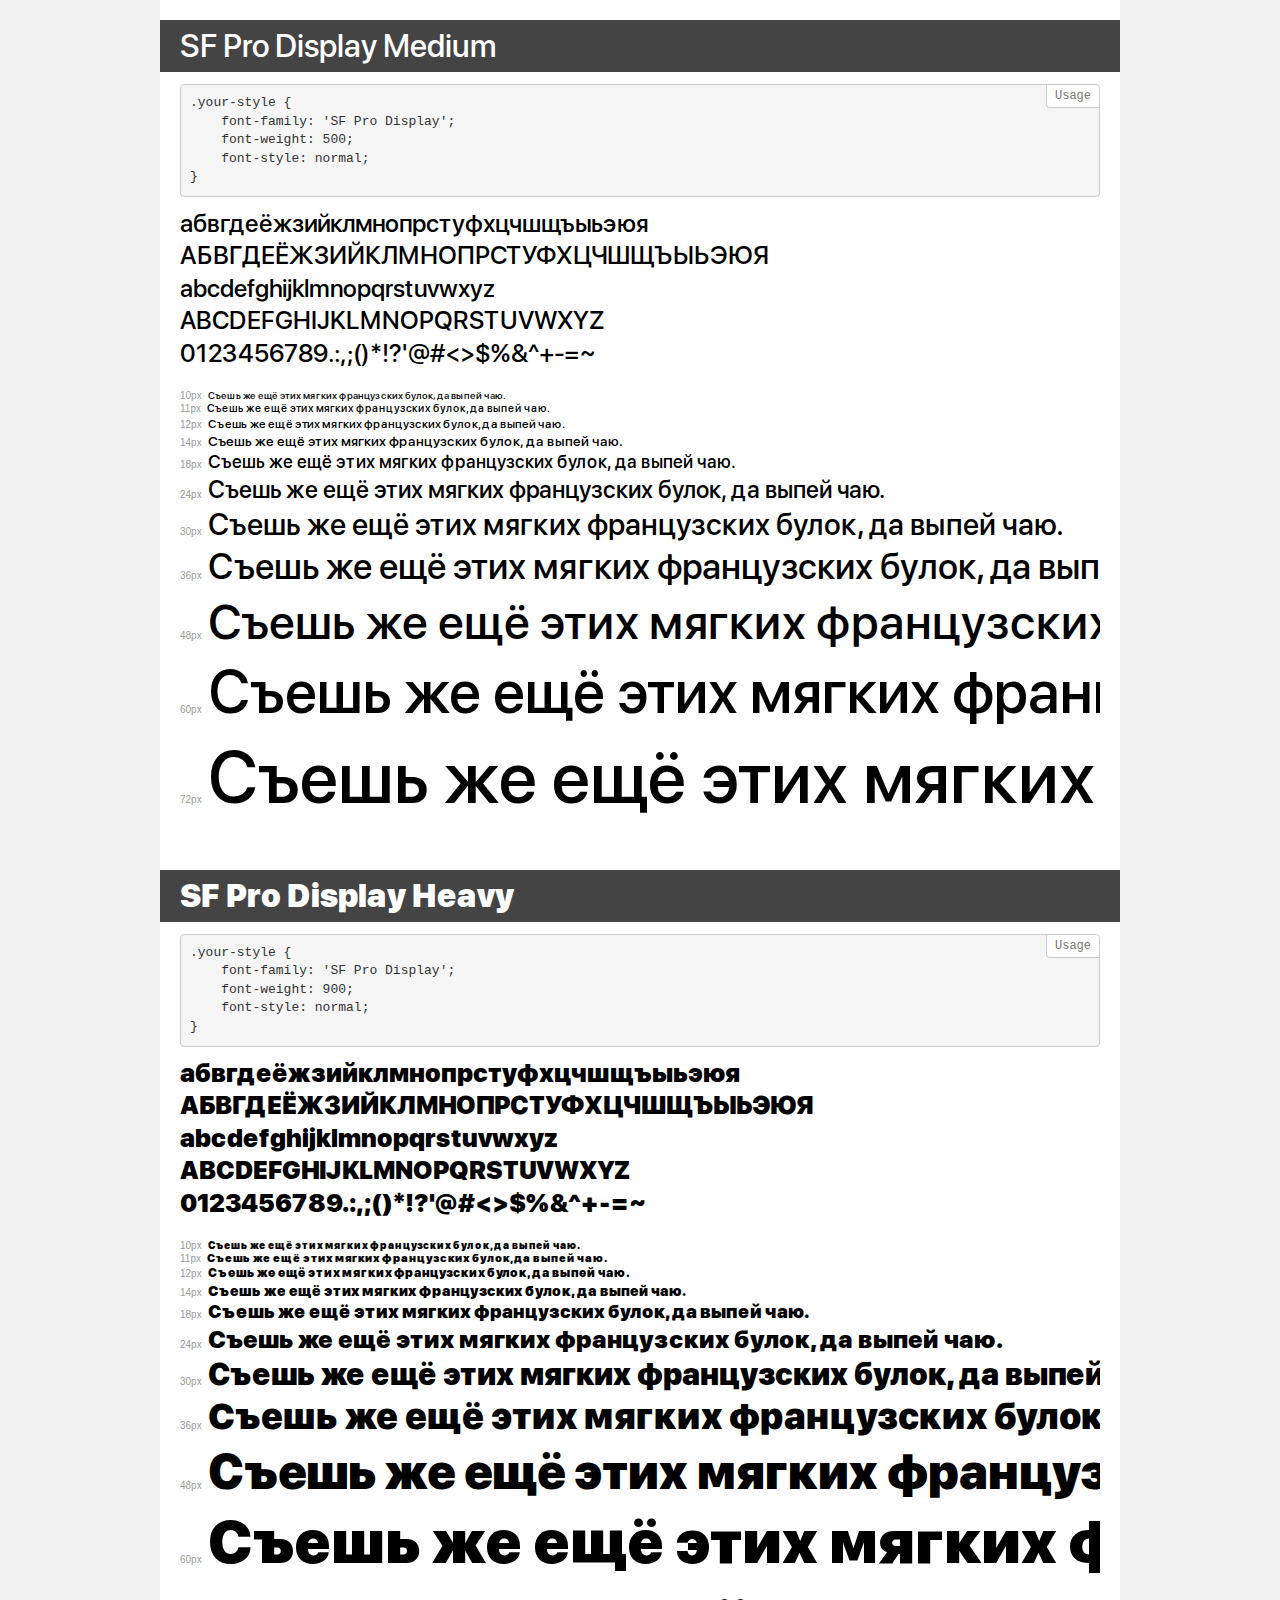
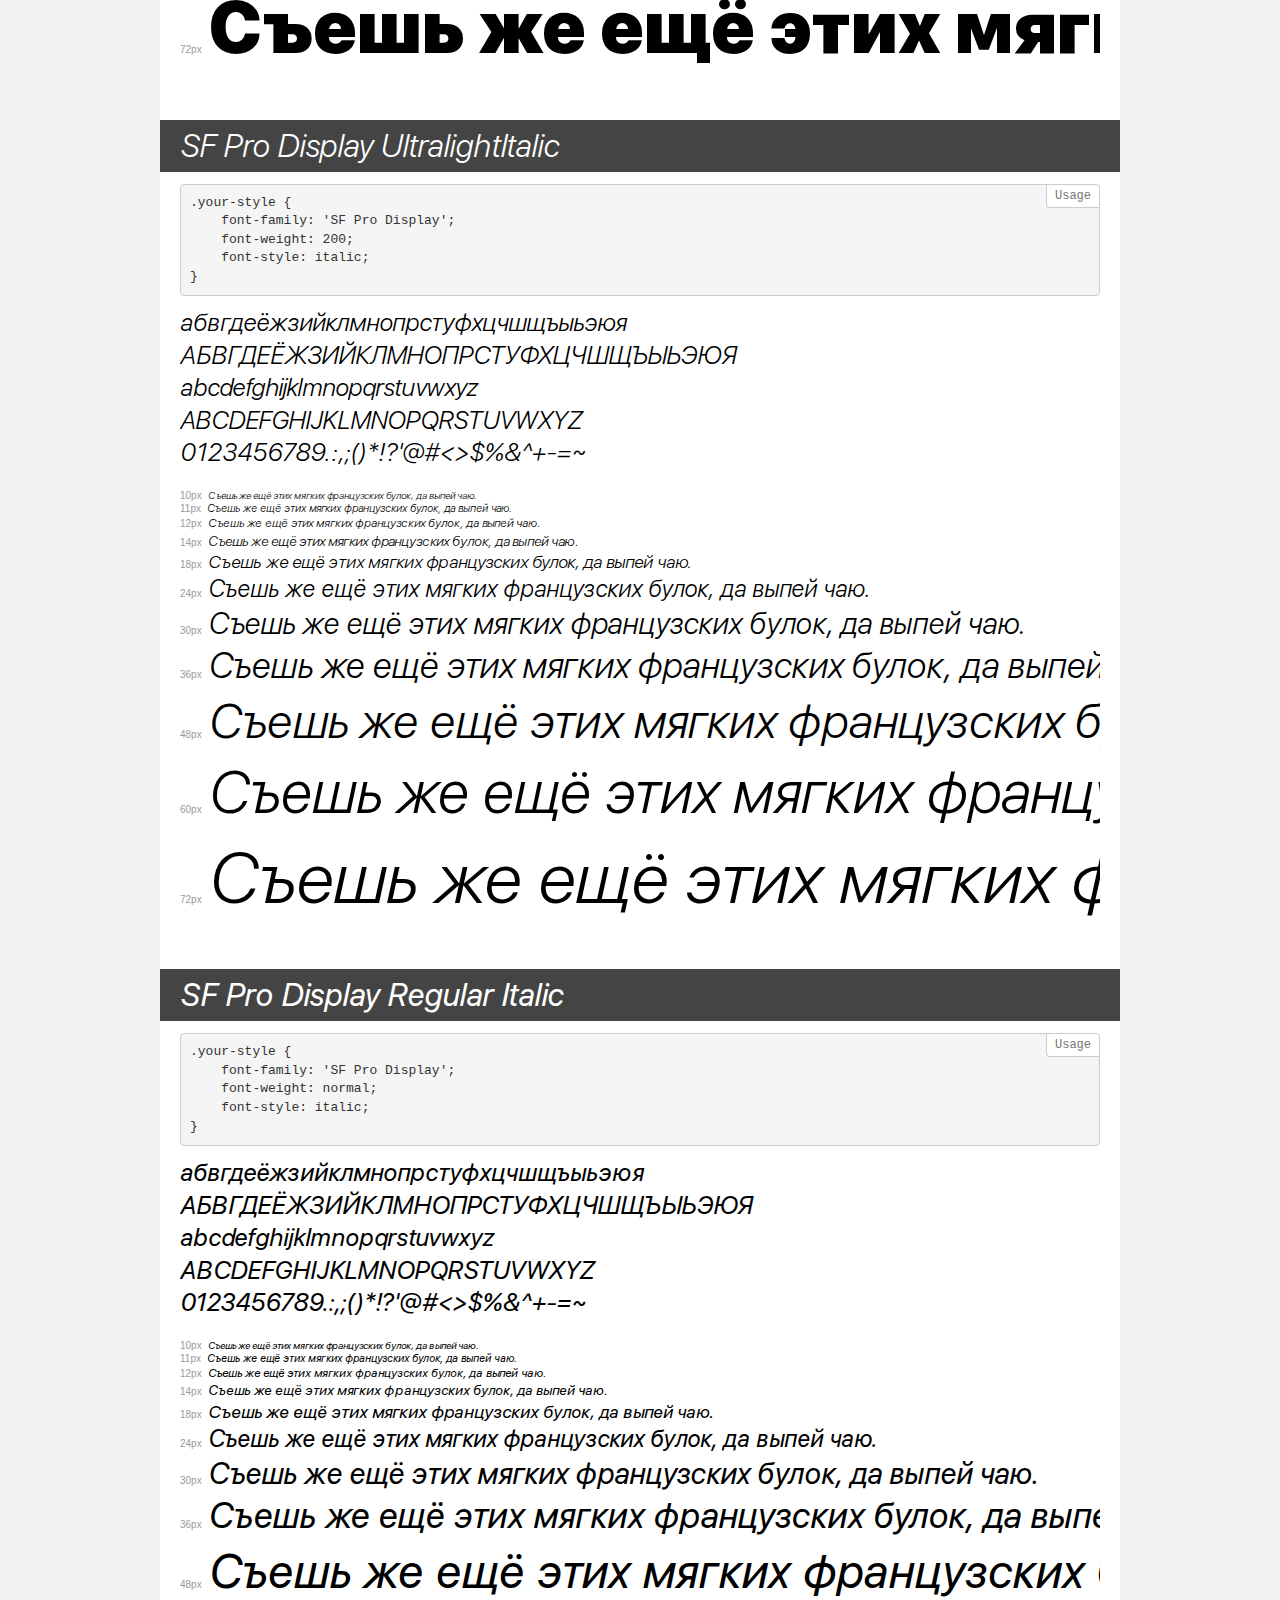
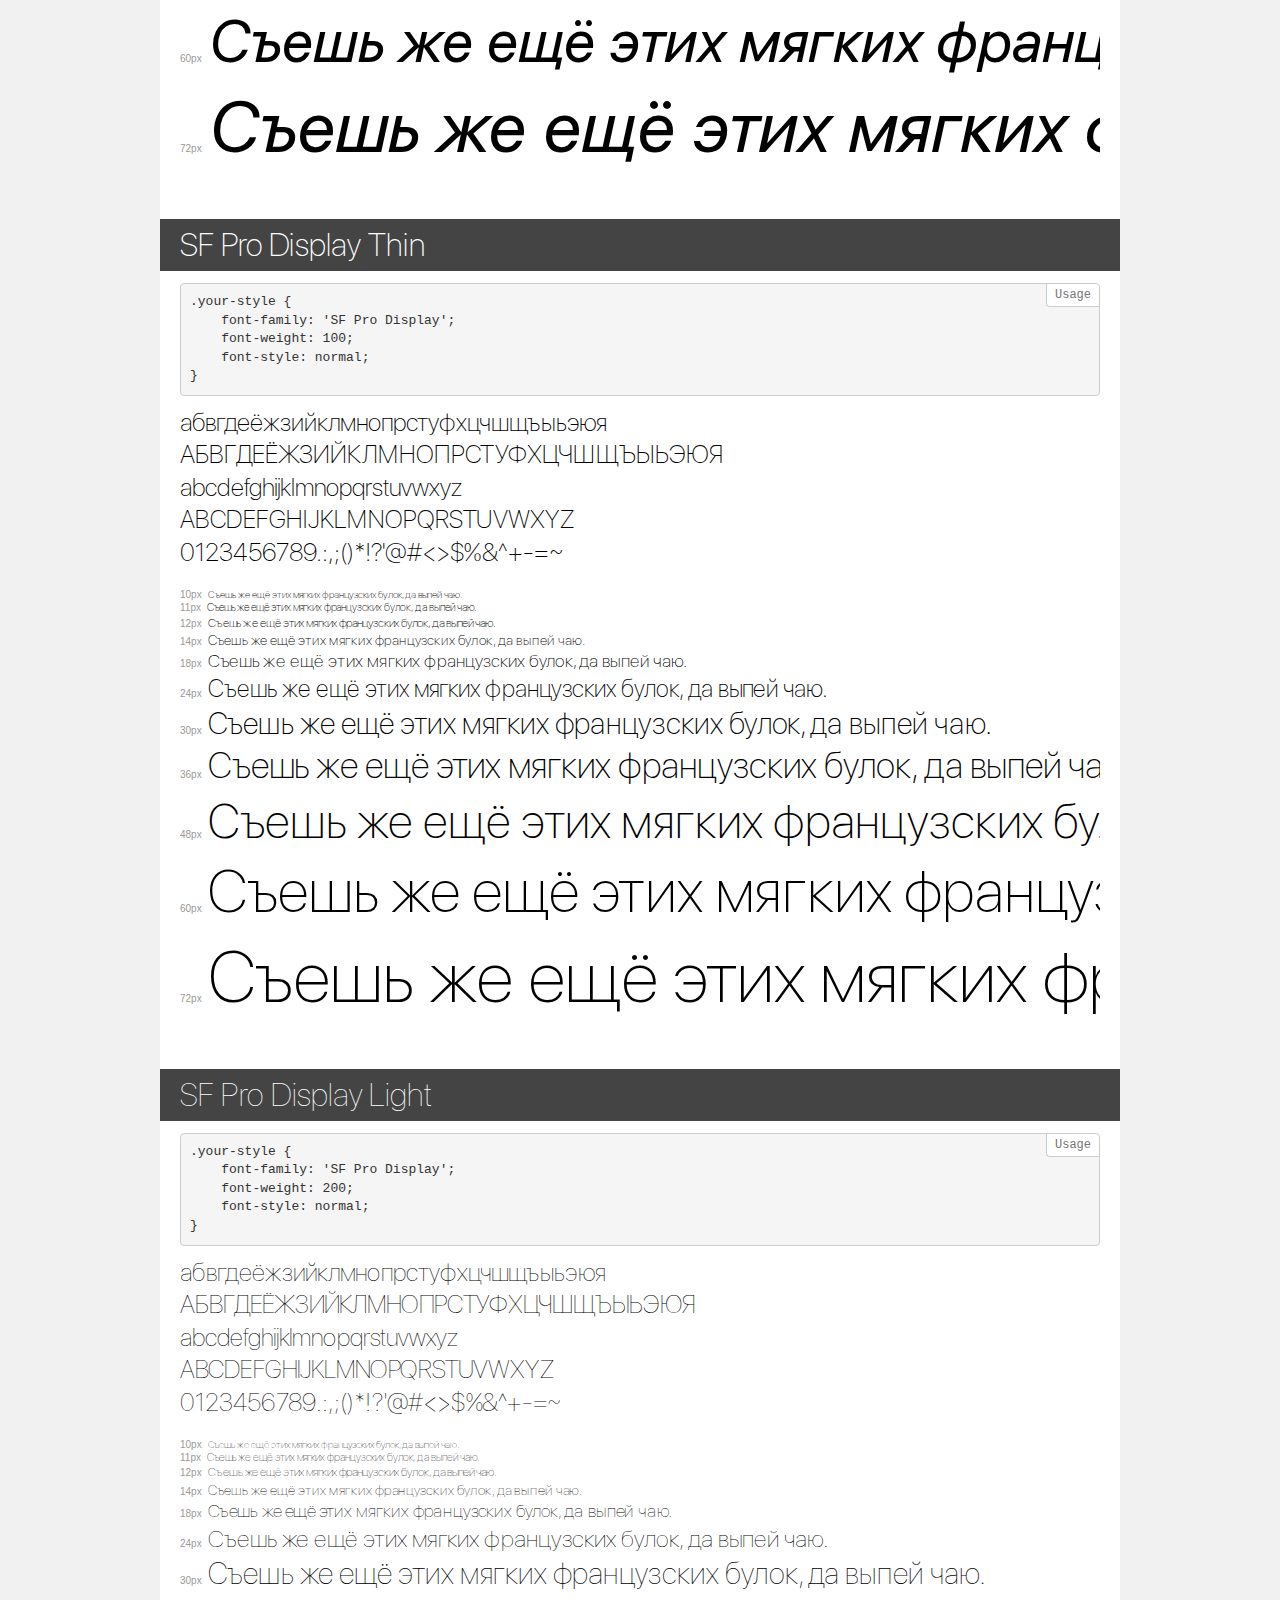
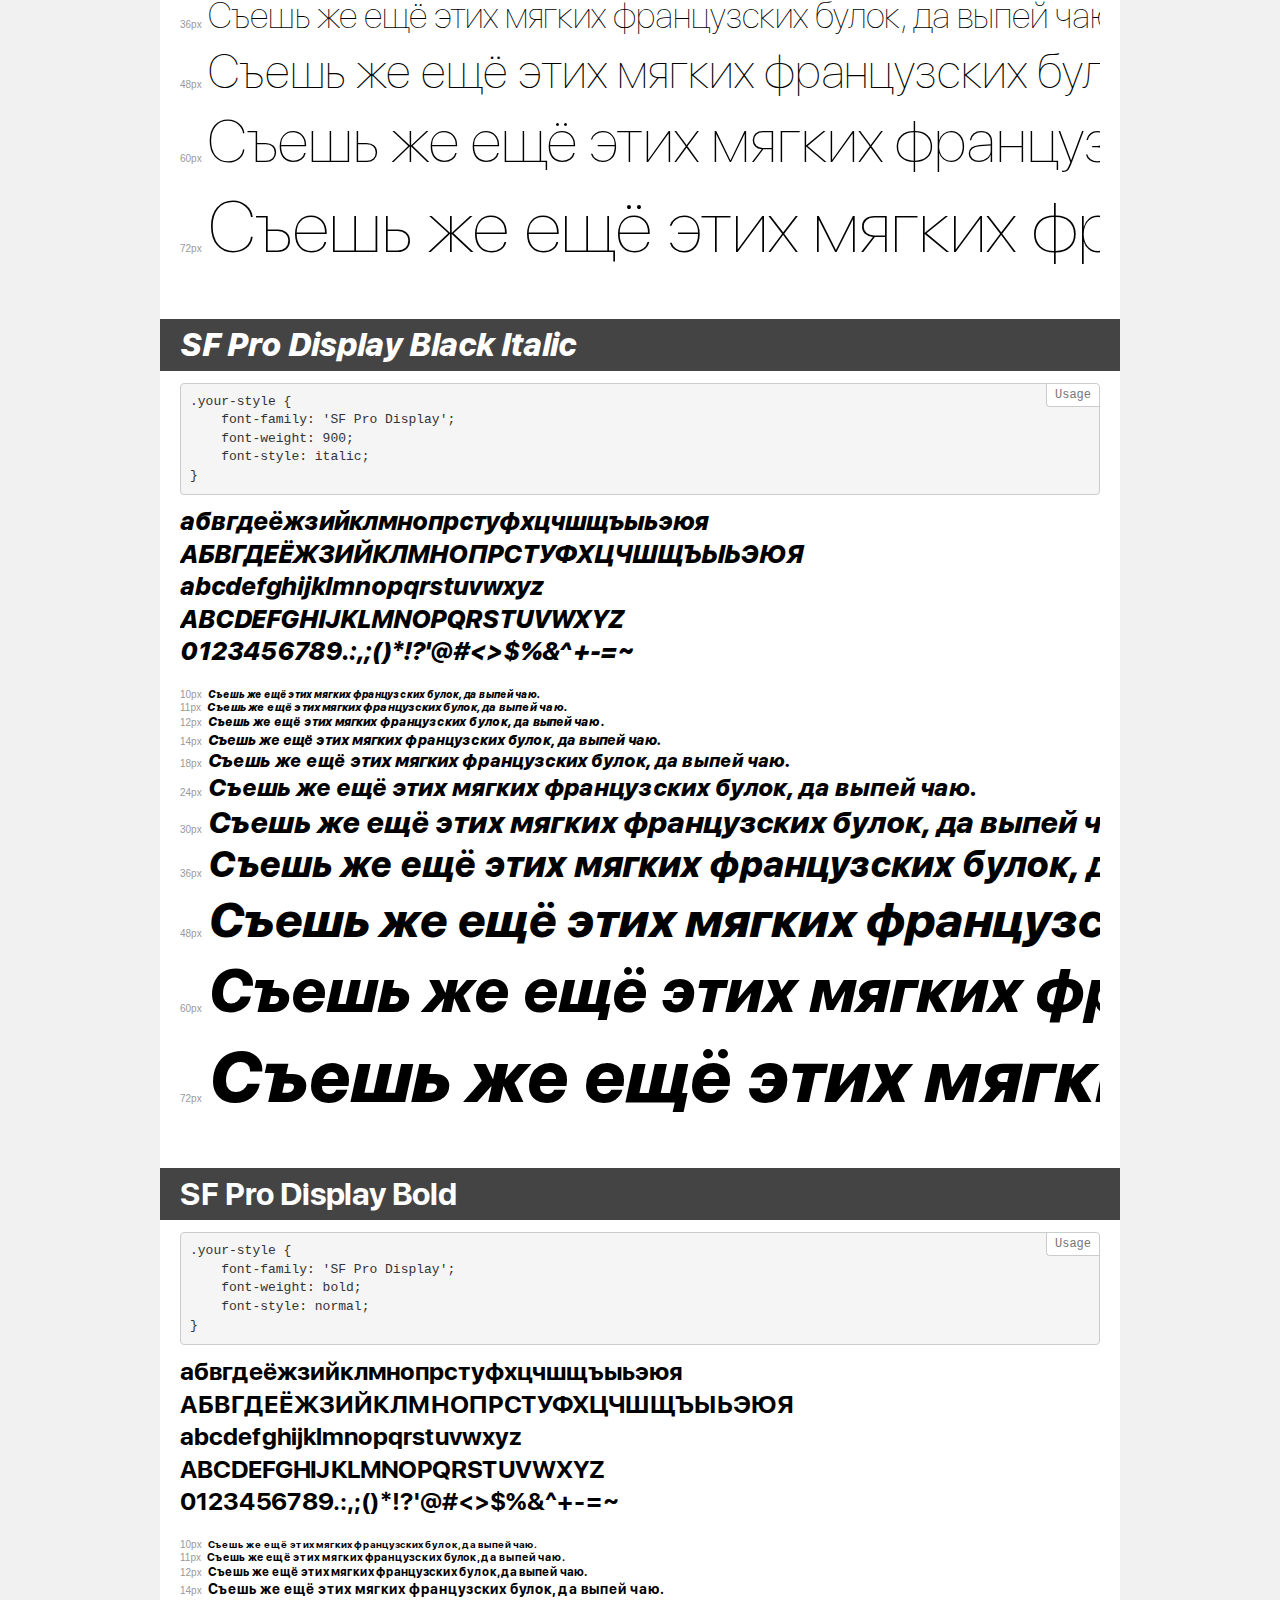
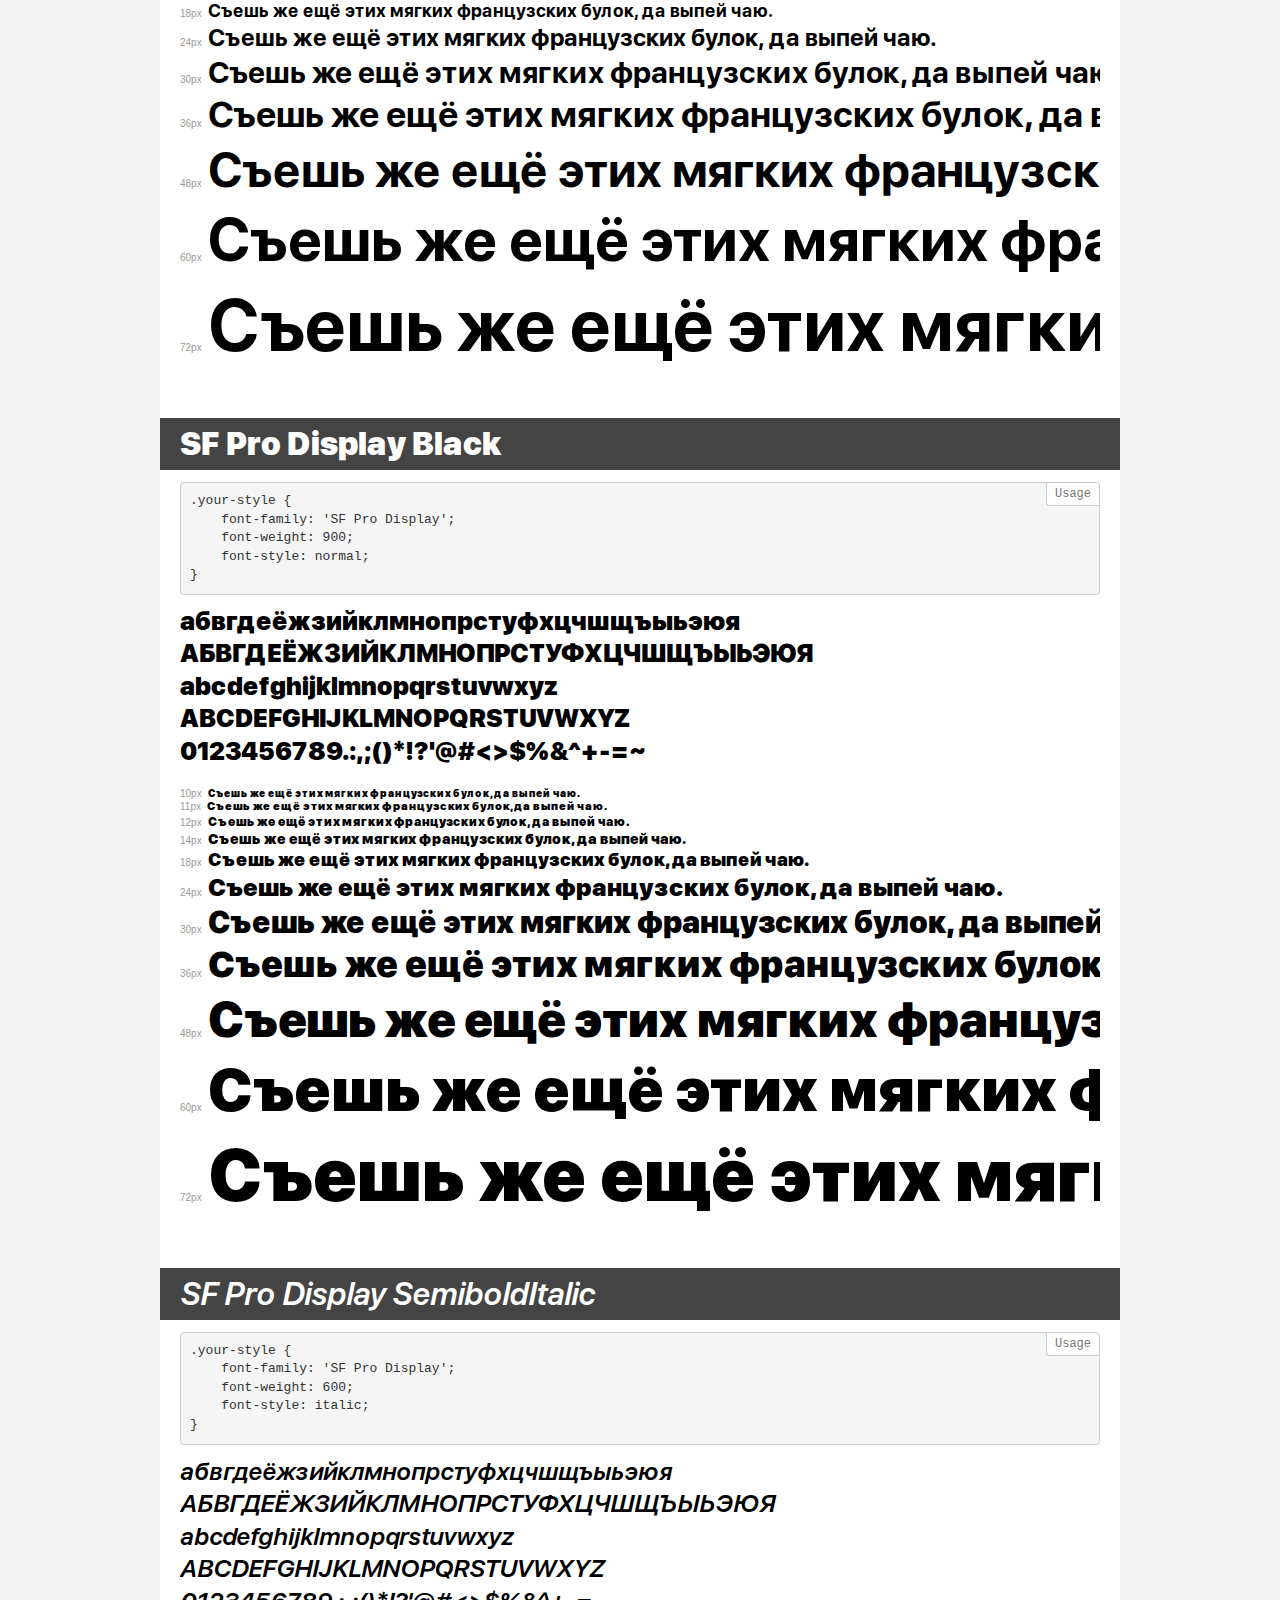
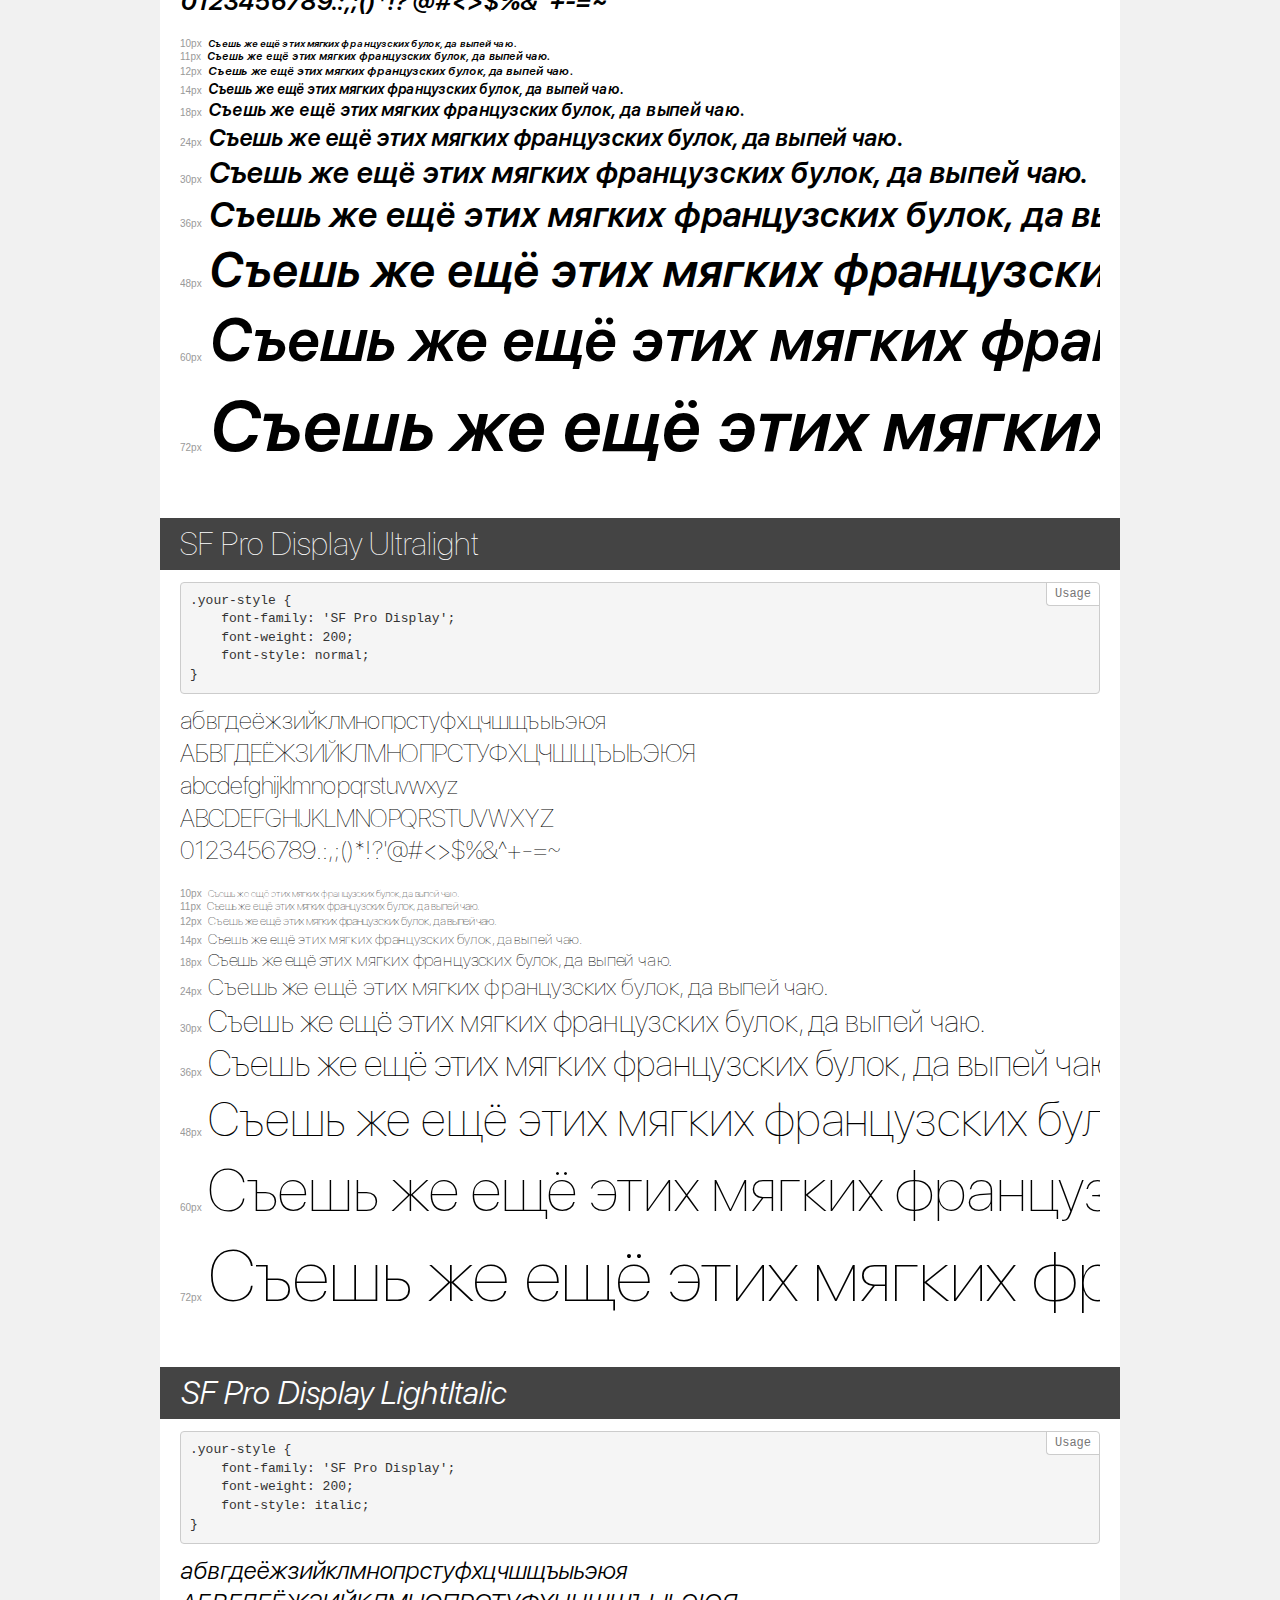
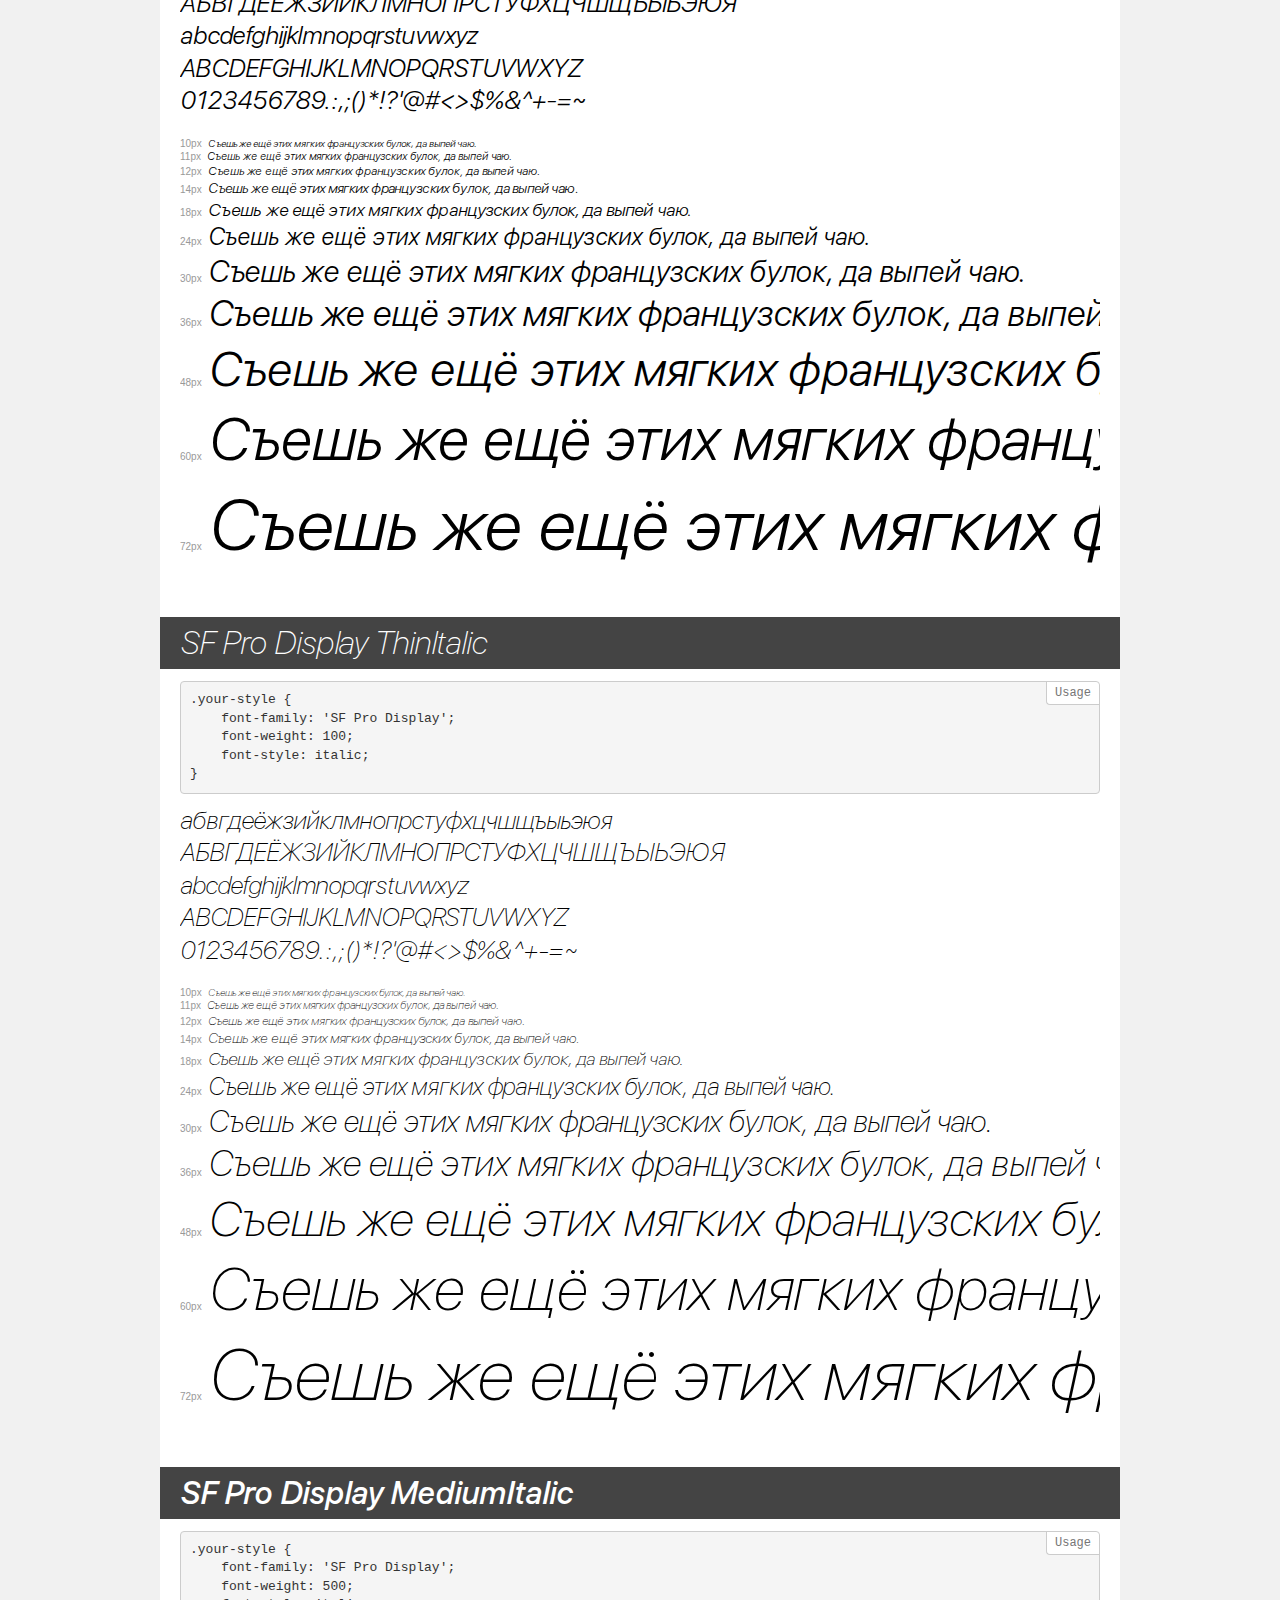
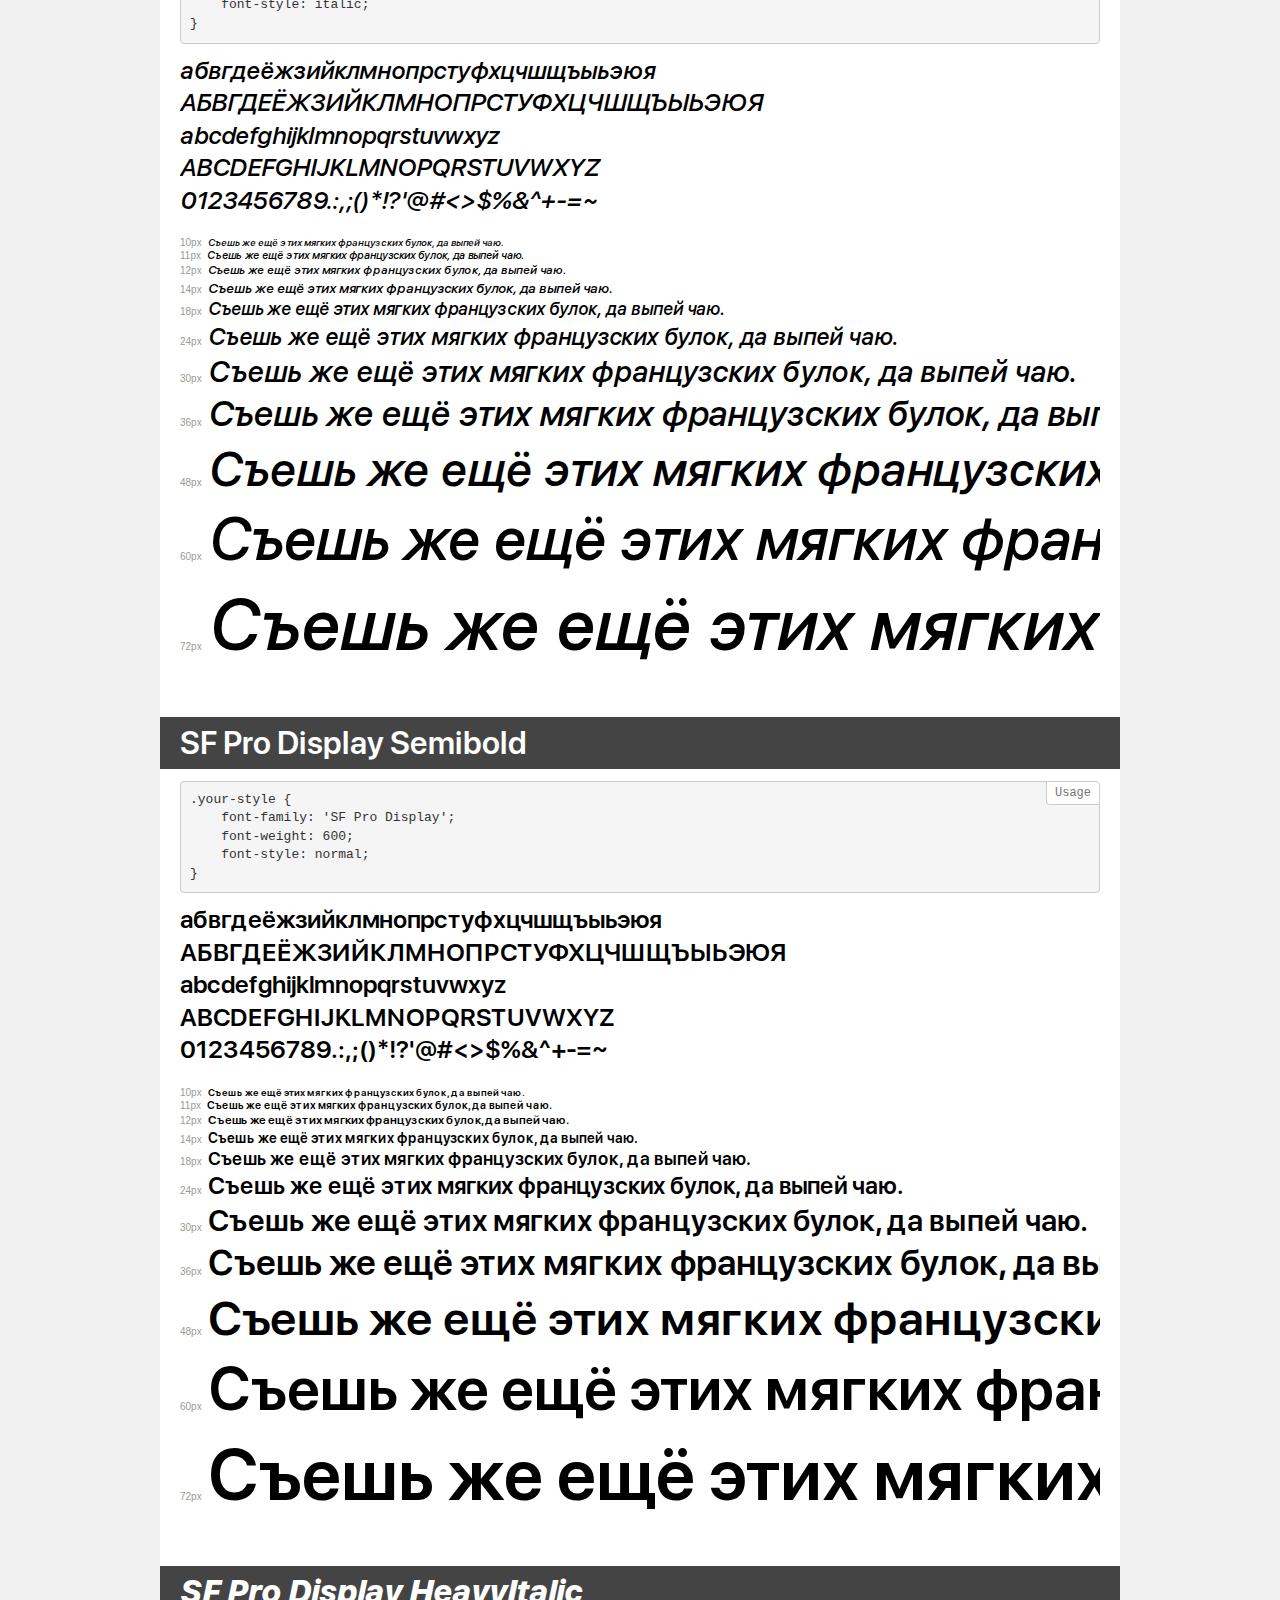
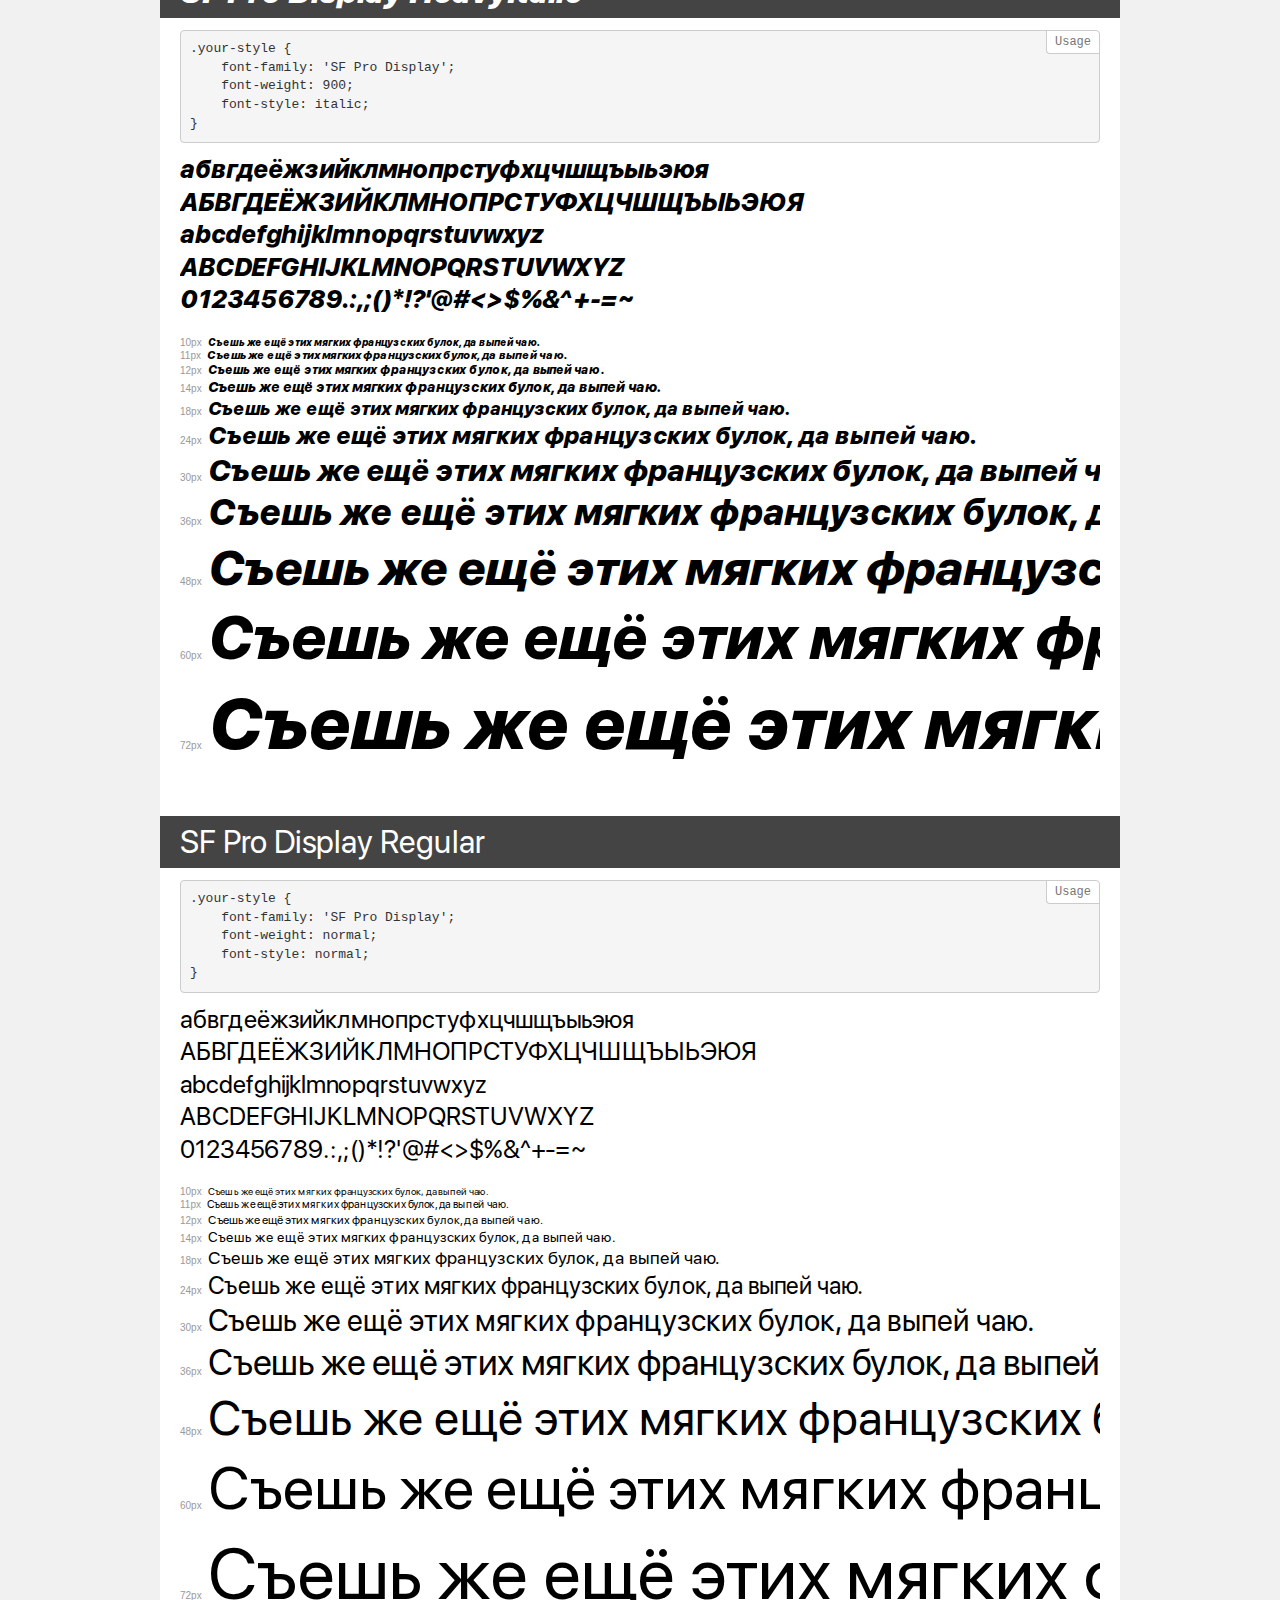
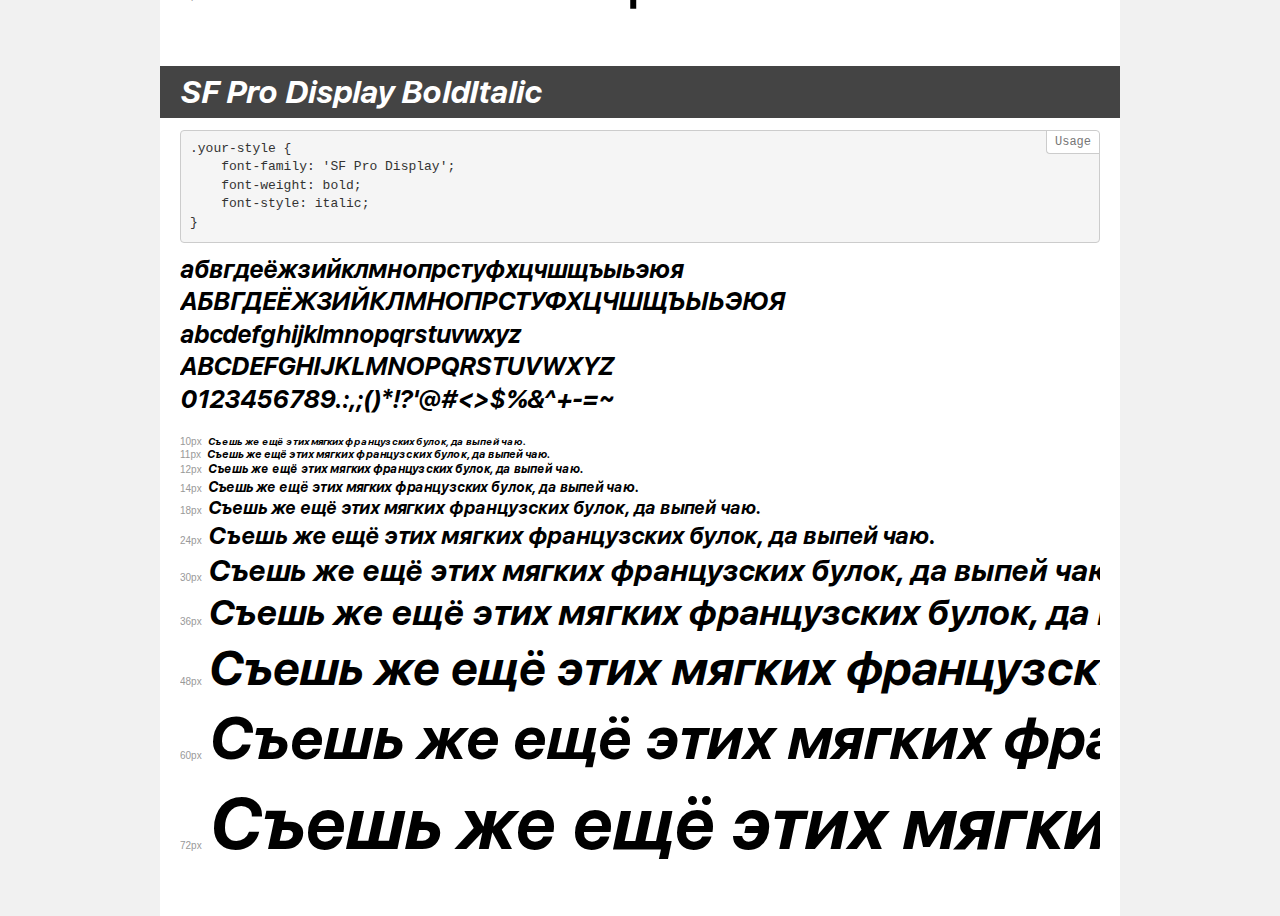
<file: font/demo.html>
<!DOCTYPE html>
<html>
<head>
    <meta charset="utf-8">
    <meta http-equiv="X-UA-Compatible" content="IE=edge">
    <meta name="viewport" content="width=device-width, initial-scale=1">
    <meta name="robots" content="noindex, noarchive">
    <meta name="format-detection" content="telephone=no">
    <title>Transfonter demo</title>
    <link href="stylesheet.css" rel="stylesheet">
    <style>
        /*
        http://meyerweb.com/eric/tools/css/reset/
        v2.0 | 20110126
        License: none (public domain)
        */
        html, body, div, span, applet, object, iframe,
        h1, h2, h3, h4, h5, h6, p, blockquote, pre,
        a, abbr, acronym, address, big, cite, code,
        del, dfn, em, img, ins, kbd, q, s, samp,
        small, strike, strong, sub, sup, tt, var,
        b, u, i, center,
        dl, dt, dd, ol, ul, li,
        fieldset, form, label, legend,
        table, caption, tbody, tfoot, thead, tr, th, td,
        article, aside, canvas, details, embed,
        figure, figcaption, footer, header, hgroup,
        menu, nav, output, ruby, section, summary,
        time, mark, audio, video {
            margin: 0;
            padding: 0;
            border: 0;
            font-size: 100%;
            font: inherit;
            vertical-align: baseline;
        }
        /* HTML5 display-role reset for older browsers */
        article, aside, details, figcaption, figure,
        footer, header, hgroup, menu, nav, section {
            display: block;
        }
        body {
            line-height: 1;
        }
        ol, ul {
            list-style: none;
        }
        blockquote, q {
            quotes: none;
        }
        blockquote:before, blockquote:after,
        q:before, q:after {
            content: '';
            content: none;
        }
        table {
            border-collapse: collapse;
            border-spacing: 0;
        }
        /* common styles */
        body {
            background: #f1f1f1;
            color: #000;
        }
        .page {
            background: #fff;
            width: 920px;
            margin: 0 auto;
            padding: 20px 20px 0 20px;
            overflow: hidden;
        }
        .font-container {
            overflow-x: auto;
            overflow-y: hidden;
            margin-bottom: 40px;
            line-height: 1.3;
            white-space: nowrap;
            padding-bottom: 5px;
        }
        h1 {
            position: relative;
            background: #444;
            font-size: 32px;
            color: #fff;
            padding: 10px 20px;
            margin: 0 -20px 12px -20px;
        }
        .letters {
            font-size: 25px;
            margin-bottom: 20px;
        }
        .s10:before {
            content: '10px';
        }
        .s11:before {
            content: '11px';
        }
        .s12:before {
            content: '12px';
        }
        .s14:before {
            content: '14px';
        }
        .s18:before {
            content: '18px';
        }
        .s24:before {
            content: '24px';
        }
        .s30:before {
            content: '30px';
        }
        .s36:before {
            content: '36px';
        }
        .s48:before {
            content: '48px';
        }
        .s60:before {
            content: '60px';
        }
        .s72:before {
            content: '72px';
        }
        .s10:before, .s11:before, .s12:before, .s14:before,
        .s18:before, .s24:before, .s30:before, .s36:before,
        .s48:before, .s60:before, .s72:before {
            font-family: Arial, sans-serif;
            font-size: 10px;
            font-weight: normal;
            font-style: normal;
            color: #999;
            padding-right: 6px;
        }
        pre {
            display: block;
            position: relative;
            padding: 9px;
            margin: 0 0 10px;
            font-family: Monaco, Menlo, Consolas, "Courier New", monospace !important;
            font-size: 13px;
            line-height: 1.428571429;
            color: #333;
            font-weight: normal !important;
            font-style: normal !important;
            background-color: #f5f5f5;
            border: 1px solid #ccc;
            overflow-x: auto;
            border-radius: 4px;
        }
        pre:after {
            display: block;
            position: absolute;
            right: 0;
            top: 0;
            content: 'Usage';
            line-height: 1;
            padding: 5px 8px;
            font-size: 12px;
            color: #767676;
            background-color: #fff;
            border: 1px solid #ccc;
            border-right: none;
            border-top: none;
            border-radius: 0 4px 0 4px;
            z-index: 10;
        }
        /* responsive */
        @media (max-width: 959px) {
            .page {
                width: auto;
                margin: 0;
            }
        }
    </style>
</head>
<body>
<div class="page">
    <div class="demo" style="font-family: 'SF Pro Display'; font-weight: 500; font-style: normal;">
        <h1>SF Pro Display Medium</h1>
        <pre>.your-style {
    font-family: 'SF Pro Display';
    font-weight: 500;
    font-style: normal;
}</pre>
        <div class="font-container">
            <p class="letters">
                абвгдеёжзийклмнопрстуфхцчшщъыьэюя<br>
АБВГДЕЁЖЗИЙКЛМНОПРСТУФХЦЧШЩЪЫЬЭЮЯ<br>
abcdefghijklmnopqrstuvwxyz<br>
ABCDEFGHIJKLMNOPQRSTUVWXYZ<br>
                0123456789.:,;()*!?'@#<>$%&^+-=~
            </p>
            <p class="s10" style="font-size: 10px;">Съешь же ещё этих мягких французских булок, да выпей чаю.</p>
            <p class="s11" style="font-size: 11px;">Съешь же ещё этих мягких французских булок, да выпей чаю.</p>
            <p class="s12" style="font-size: 12px;">Съешь же ещё этих мягких французских булок, да выпей чаю.</p>
            <p class="s14" style="font-size: 14px;">Съешь же ещё этих мягких французских булок, да выпей чаю.</p>
            <p class="s18" style="font-size: 18px;">Съешь же ещё этих мягких французских булок, да выпей чаю.</p>
            <p class="s24" style="font-size: 24px;">Съешь же ещё этих мягких французских булок, да выпей чаю.</p>
            <p class="s30" style="font-size: 30px;">Съешь же ещё этих мягких французских булок, да выпей чаю.</p>
            <p class="s36" style="font-size: 36px;">Съешь же ещё этих мягких французских булок, да выпей чаю.</p>
            <p class="s48" style="font-size: 48px;">Съешь же ещё этих мягких французских булок, да выпей чаю.</p>
            <p class="s60" style="font-size: 60px;">Съешь же ещё этих мягких французских булок, да выпей чаю.</p>
            <p class="s72" style="font-size: 72px;">Съешь же ещё этих мягких французских булок, да выпей чаю.</p>
        </div>
    </div>
    <div class="demo" style="font-family: 'SF Pro Display'; font-weight: 900; font-style: normal;">
        <h1>SF Pro Display Heavy</h1>
        <pre>.your-style {
    font-family: 'SF Pro Display';
    font-weight: 900;
    font-style: normal;
}</pre>
        <div class="font-container">
            <p class="letters">
                абвгдеёжзийклмнопрстуфхцчшщъыьэюя<br>
АБВГДЕЁЖЗИЙКЛМНОПРСТУФХЦЧШЩЪЫЬЭЮЯ<br>
abcdefghijklmnopqrstuvwxyz<br>
ABCDEFGHIJKLMNOPQRSTUVWXYZ<br>
                0123456789.:,;()*!?'@#<>$%&^+-=~
            </p>
            <p class="s10" style="font-size: 10px;">Съешь же ещё этих мягких французских булок, да выпей чаю.</p>
            <p class="s11" style="font-size: 11px;">Съешь же ещё этих мягких французских булок, да выпей чаю.</p>
            <p class="s12" style="font-size: 12px;">Съешь же ещё этих мягких французских булок, да выпей чаю.</p>
            <p class="s14" style="font-size: 14px;">Съешь же ещё этих мягких французских булок, да выпей чаю.</p>
            <p class="s18" style="font-size: 18px;">Съешь же ещё этих мягких французских булок, да выпей чаю.</p>
            <p class="s24" style="font-size: 24px;">Съешь же ещё этих мягких французских булок, да выпей чаю.</p>
            <p class="s30" style="font-size: 30px;">Съешь же ещё этих мягких французских булок, да выпей чаю.</p>
            <p class="s36" style="font-size: 36px;">Съешь же ещё этих мягких французских булок, да выпей чаю.</p>
            <p class="s48" style="font-size: 48px;">Съешь же ещё этих мягких французских булок, да выпей чаю.</p>
            <p class="s60" style="font-size: 60px;">Съешь же ещё этих мягких французских булок, да выпей чаю.</p>
            <p class="s72" style="font-size: 72px;">Съешь же ещё этих мягких французских булок, да выпей чаю.</p>
        </div>
    </div>
    <div class="demo" style="font-family: 'SF Pro Display'; font-weight: 200; font-style: italic;">
        <h1>SF Pro Display UltralightItalic</h1>
        <pre>.your-style {
    font-family: 'SF Pro Display';
    font-weight: 200;
    font-style: italic;
}</pre>
        <div class="font-container">
            <p class="letters">
                абвгдеёжзийклмнопрстуфхцчшщъыьэюя<br>
АБВГДЕЁЖЗИЙКЛМНОПРСТУФХЦЧШЩЪЫЬЭЮЯ<br>
abcdefghijklmnopqrstuvwxyz<br>
ABCDEFGHIJKLMNOPQRSTUVWXYZ<br>
                0123456789.:,;()*!?'@#<>$%&^+-=~
            </p>
            <p class="s10" style="font-size: 10px;">Съешь же ещё этих мягких французских булок, да выпей чаю.</p>
            <p class="s11" style="font-size: 11px;">Съешь же ещё этих мягких французских булок, да выпей чаю.</p>
            <p class="s12" style="font-size: 12px;">Съешь же ещё этих мягких французских булок, да выпей чаю.</p>
            <p class="s14" style="font-size: 14px;">Съешь же ещё этих мягких французских булок, да выпей чаю.</p>
            <p class="s18" style="font-size: 18px;">Съешь же ещё этих мягких французских булок, да выпей чаю.</p>
            <p class="s24" style="font-size: 24px;">Съешь же ещё этих мягких французских булок, да выпей чаю.</p>
            <p class="s30" style="font-size: 30px;">Съешь же ещё этих мягких французских булок, да выпей чаю.</p>
            <p class="s36" style="font-size: 36px;">Съешь же ещё этих мягких французских булок, да выпей чаю.</p>
            <p class="s48" style="font-size: 48px;">Съешь же ещё этих мягких французских булок, да выпей чаю.</p>
            <p class="s60" style="font-size: 60px;">Съешь же ещё этих мягких французских булок, да выпей чаю.</p>
            <p class="s72" style="font-size: 72px;">Съешь же ещё этих мягких французских булок, да выпей чаю.</p>
        </div>
    </div>
    <div class="demo" style="font-family: 'SF Pro Display'; font-weight: normal; font-style: italic;">
        <h1>SF Pro Display Regular Italic</h1>
        <pre>.your-style {
    font-family: 'SF Pro Display';
    font-weight: normal;
    font-style: italic;
}</pre>
        <div class="font-container">
            <p class="letters">
                абвгдеёжзийклмнопрстуфхцчшщъыьэюя<br>
АБВГДЕЁЖЗИЙКЛМНОПРСТУФХЦЧШЩЪЫЬЭЮЯ<br>
abcdefghijklmnopqrstuvwxyz<br>
ABCDEFGHIJKLMNOPQRSTUVWXYZ<br>
                0123456789.:,;()*!?'@#<>$%&^+-=~
            </p>
            <p class="s10" style="font-size: 10px;">Съешь же ещё этих мягких французских булок, да выпей чаю.</p>
            <p class="s11" style="font-size: 11px;">Съешь же ещё этих мягких французских булок, да выпей чаю.</p>
            <p class="s12" style="font-size: 12px;">Съешь же ещё этих мягких французских булок, да выпей чаю.</p>
            <p class="s14" style="font-size: 14px;">Съешь же ещё этих мягких французских булок, да выпей чаю.</p>
            <p class="s18" style="font-size: 18px;">Съешь же ещё этих мягких французских булок, да выпей чаю.</p>
            <p class="s24" style="font-size: 24px;">Съешь же ещё этих мягких французских булок, да выпей чаю.</p>
            <p class="s30" style="font-size: 30px;">Съешь же ещё этих мягких французских булок, да выпей чаю.</p>
            <p class="s36" style="font-size: 36px;">Съешь же ещё этих мягких французских булок, да выпей чаю.</p>
            <p class="s48" style="font-size: 48px;">Съешь же ещё этих мягких французских булок, да выпей чаю.</p>
            <p class="s60" style="font-size: 60px;">Съешь же ещё этих мягких французских булок, да выпей чаю.</p>
            <p class="s72" style="font-size: 72px;">Съешь же ещё этих мягких французских булок, да выпей чаю.</p>
        </div>
    </div>
    <div class="demo" style="font-family: 'SF Pro Display'; font-weight: 100; font-style: normal;">
        <h1>SF Pro Display Thin</h1>
        <pre>.your-style {
    font-family: 'SF Pro Display';
    font-weight: 100;
    font-style: normal;
}</pre>
        <div class="font-container">
            <p class="letters">
                абвгдеёжзийклмнопрстуфхцчшщъыьэюя<br>
АБВГДЕЁЖЗИЙКЛМНОПРСТУФХЦЧШЩЪЫЬЭЮЯ<br>
abcdefghijklmnopqrstuvwxyz<br>
ABCDEFGHIJKLMNOPQRSTUVWXYZ<br>
                0123456789.:,;()*!?'@#<>$%&^+-=~
            </p>
            <p class="s10" style="font-size: 10px;">Съешь же ещё этих мягких французских булок, да выпей чаю.</p>
            <p class="s11" style="font-size: 11px;">Съешь же ещё этих мягких французских булок, да выпей чаю.</p>
            <p class="s12" style="font-size: 12px;">Съешь же ещё этих мягких французских булок, да выпей чаю.</p>
            <p class="s14" style="font-size: 14px;">Съешь же ещё этих мягких французских булок, да выпей чаю.</p>
            <p class="s18" style="font-size: 18px;">Съешь же ещё этих мягких французских булок, да выпей чаю.</p>
            <p class="s24" style="font-size: 24px;">Съешь же ещё этих мягких французских булок, да выпей чаю.</p>
            <p class="s30" style="font-size: 30px;">Съешь же ещё этих мягких французских булок, да выпей чаю.</p>
            <p class="s36" style="font-size: 36px;">Съешь же ещё этих мягких французских булок, да выпей чаю.</p>
            <p class="s48" style="font-size: 48px;">Съешь же ещё этих мягких французских булок, да выпей чаю.</p>
            <p class="s60" style="font-size: 60px;">Съешь же ещё этих мягких французских булок, да выпей чаю.</p>
            <p class="s72" style="font-size: 72px;">Съешь же ещё этих мягких французских булок, да выпей чаю.</p>
        </div>
    </div>
    <div class="demo" style="font-family: 'SF Pro Display'; font-weight: 200; font-style: normal;">
        <h1>SF Pro Display Light</h1>
        <pre>.your-style {
    font-family: 'SF Pro Display';
    font-weight: 200;
    font-style: normal;
}</pre>
        <div class="font-container">
            <p class="letters">
                абвгдеёжзийклмнопрстуфхцчшщъыьэюя<br>
АБВГДЕЁЖЗИЙКЛМНОПРСТУФХЦЧШЩЪЫЬЭЮЯ<br>
abcdefghijklmnopqrstuvwxyz<br>
ABCDEFGHIJKLMNOPQRSTUVWXYZ<br>
                0123456789.:,;()*!?'@#<>$%&^+-=~
            </p>
            <p class="s10" style="font-size: 10px;">Съешь же ещё этих мягких французских булок, да выпей чаю.</p>
            <p class="s11" style="font-size: 11px;">Съешь же ещё этих мягких французских булок, да выпей чаю.</p>
            <p class="s12" style="font-size: 12px;">Съешь же ещё этих мягких французских булок, да выпей чаю.</p>
            <p class="s14" style="font-size: 14px;">Съешь же ещё этих мягких французских булок, да выпей чаю.</p>
            <p class="s18" style="font-size: 18px;">Съешь же ещё этих мягких французских булок, да выпей чаю.</p>
            <p class="s24" style="font-size: 24px;">Съешь же ещё этих мягких французских булок, да выпей чаю.</p>
            <p class="s30" style="font-size: 30px;">Съешь же ещё этих мягких французских булок, да выпей чаю.</p>
            <p class="s36" style="font-size: 36px;">Съешь же ещё этих мягких французских булок, да выпей чаю.</p>
            <p class="s48" style="font-size: 48px;">Съешь же ещё этих мягких французских булок, да выпей чаю.</p>
            <p class="s60" style="font-size: 60px;">Съешь же ещё этих мягких французских булок, да выпей чаю.</p>
            <p class="s72" style="font-size: 72px;">Съешь же ещё этих мягких французских булок, да выпей чаю.</p>
        </div>
    </div>
    <div class="demo" style="font-family: 'SF Pro Display'; font-weight: 900; font-style: italic;">
        <h1>SF Pro Display Black Italic</h1>
        <pre>.your-style {
    font-family: 'SF Pro Display';
    font-weight: 900;
    font-style: italic;
}</pre>
        <div class="font-container">
            <p class="letters">
                абвгдеёжзийклмнопрстуфхцчшщъыьэюя<br>
АБВГДЕЁЖЗИЙКЛМНОПРСТУФХЦЧШЩЪЫЬЭЮЯ<br>
abcdefghijklmnopqrstuvwxyz<br>
ABCDEFGHIJKLMNOPQRSTUVWXYZ<br>
                0123456789.:,;()*!?'@#<>$%&^+-=~
            </p>
            <p class="s10" style="font-size: 10px;">Съешь же ещё этих мягких французских булок, да выпей чаю.</p>
            <p class="s11" style="font-size: 11px;">Съешь же ещё этих мягких французских булок, да выпей чаю.</p>
            <p class="s12" style="font-size: 12px;">Съешь же ещё этих мягких французских булок, да выпей чаю.</p>
            <p class="s14" style="font-size: 14px;">Съешь же ещё этих мягких французских булок, да выпей чаю.</p>
            <p class="s18" style="font-size: 18px;">Съешь же ещё этих мягких французских булок, да выпей чаю.</p>
            <p class="s24" style="font-size: 24px;">Съешь же ещё этих мягких французских булок, да выпей чаю.</p>
            <p class="s30" style="font-size: 30px;">Съешь же ещё этих мягких французских булок, да выпей чаю.</p>
            <p class="s36" style="font-size: 36px;">Съешь же ещё этих мягких французских булок, да выпей чаю.</p>
            <p class="s48" style="font-size: 48px;">Съешь же ещё этих мягких французских булок, да выпей чаю.</p>
            <p class="s60" style="font-size: 60px;">Съешь же ещё этих мягких французских булок, да выпей чаю.</p>
            <p class="s72" style="font-size: 72px;">Съешь же ещё этих мягких французских булок, да выпей чаю.</p>
        </div>
    </div>
    <div class="demo" style="font-family: 'SF Pro Display'; font-weight: bold; font-style: normal;">
        <h1>SF Pro Display Bold</h1>
        <pre>.your-style {
    font-family: 'SF Pro Display';
    font-weight: bold;
    font-style: normal;
}</pre>
        <div class="font-container">
            <p class="letters">
                абвгдеёжзийклмнопрстуфхцчшщъыьэюя<br>
АБВГДЕЁЖЗИЙКЛМНОПРСТУФХЦЧШЩЪЫЬЭЮЯ<br>
abcdefghijklmnopqrstuvwxyz<br>
ABCDEFGHIJKLMNOPQRSTUVWXYZ<br>
                0123456789.:,;()*!?'@#<>$%&^+-=~
            </p>
            <p class="s10" style="font-size: 10px;">Съешь же ещё этих мягких французских булок, да выпей чаю.</p>
            <p class="s11" style="font-size: 11px;">Съешь же ещё этих мягких французских булок, да выпей чаю.</p>
            <p class="s12" style="font-size: 12px;">Съешь же ещё этих мягких французских булок, да выпей чаю.</p>
            <p class="s14" style="font-size: 14px;">Съешь же ещё этих мягких французских булок, да выпей чаю.</p>
            <p class="s18" style="font-size: 18px;">Съешь же ещё этих мягких французских булок, да выпей чаю.</p>
            <p class="s24" style="font-size: 24px;">Съешь же ещё этих мягких французских булок, да выпей чаю.</p>
            <p class="s30" style="font-size: 30px;">Съешь же ещё этих мягких французских булок, да выпей чаю.</p>
            <p class="s36" style="font-size: 36px;">Съешь же ещё этих мягких французских булок, да выпей чаю.</p>
            <p class="s48" style="font-size: 48px;">Съешь же ещё этих мягких французских булок, да выпей чаю.</p>
            <p class="s60" style="font-size: 60px;">Съешь же ещё этих мягких французских булок, да выпей чаю.</p>
            <p class="s72" style="font-size: 72px;">Съешь же ещё этих мягких французских булок, да выпей чаю.</p>
        </div>
    </div>
    <div class="demo" style="font-family: 'SF Pro Display'; font-weight: 900; font-style: normal;">
        <h1>SF Pro Display Black</h1>
        <pre>.your-style {
    font-family: 'SF Pro Display';
    font-weight: 900;
    font-style: normal;
}</pre>
        <div class="font-container">
            <p class="letters">
                абвгдеёжзийклмнопрстуфхцчшщъыьэюя<br>
АБВГДЕЁЖЗИЙКЛМНОПРСТУФХЦЧШЩЪЫЬЭЮЯ<br>
abcdefghijklmnopqrstuvwxyz<br>
ABCDEFGHIJKLMNOPQRSTUVWXYZ<br>
                0123456789.:,;()*!?'@#<>$%&^+-=~
            </p>
            <p class="s10" style="font-size: 10px;">Съешь же ещё этих мягких французских булок, да выпей чаю.</p>
            <p class="s11" style="font-size: 11px;">Съешь же ещё этих мягких французских булок, да выпей чаю.</p>
            <p class="s12" style="font-size: 12px;">Съешь же ещё этих мягких французских булок, да выпей чаю.</p>
            <p class="s14" style="font-size: 14px;">Съешь же ещё этих мягких французских булок, да выпей чаю.</p>
            <p class="s18" style="font-size: 18px;">Съешь же ещё этих мягких французских булок, да выпей чаю.</p>
            <p class="s24" style="font-size: 24px;">Съешь же ещё этих мягких французских булок, да выпей чаю.</p>
            <p class="s30" style="font-size: 30px;">Съешь же ещё этих мягких французских булок, да выпей чаю.</p>
            <p class="s36" style="font-size: 36px;">Съешь же ещё этих мягких французских булок, да выпей чаю.</p>
            <p class="s48" style="font-size: 48px;">Съешь же ещё этих мягких французских булок, да выпей чаю.</p>
            <p class="s60" style="font-size: 60px;">Съешь же ещё этих мягких французских булок, да выпей чаю.</p>
            <p class="s72" style="font-size: 72px;">Съешь же ещё этих мягких французских булок, да выпей чаю.</p>
        </div>
    </div>
    <div class="demo" style="font-family: 'SF Pro Display'; font-weight: 600; font-style: italic;">
        <h1>SF Pro Display SemiboldItalic</h1>
        <pre>.your-style {
    font-family: 'SF Pro Display';
    font-weight: 600;
    font-style: italic;
}</pre>
        <div class="font-container">
            <p class="letters">
                абвгдеёжзийклмнопрстуфхцчшщъыьэюя<br>
АБВГДЕЁЖЗИЙКЛМНОПРСТУФХЦЧШЩЪЫЬЭЮЯ<br>
abcdefghijklmnopqrstuvwxyz<br>
ABCDEFGHIJKLMNOPQRSTUVWXYZ<br>
                0123456789.:,;()*!?'@#<>$%&^+-=~
            </p>
            <p class="s10" style="font-size: 10px;">Съешь же ещё этих мягких французских булок, да выпей чаю.</p>
            <p class="s11" style="font-size: 11px;">Съешь же ещё этих мягких французских булок, да выпей чаю.</p>
            <p class="s12" style="font-size: 12px;">Съешь же ещё этих мягких французских булок, да выпей чаю.</p>
            <p class="s14" style="font-size: 14px;">Съешь же ещё этих мягких французских булок, да выпей чаю.</p>
            <p class="s18" style="font-size: 18px;">Съешь же ещё этих мягких французских булок, да выпей чаю.</p>
            <p class="s24" style="font-size: 24px;">Съешь же ещё этих мягких французских булок, да выпей чаю.</p>
            <p class="s30" style="font-size: 30px;">Съешь же ещё этих мягких французских булок, да выпей чаю.</p>
            <p class="s36" style="font-size: 36px;">Съешь же ещё этих мягких французских булок, да выпей чаю.</p>
            <p class="s48" style="font-size: 48px;">Съешь же ещё этих мягких французских булок, да выпей чаю.</p>
            <p class="s60" style="font-size: 60px;">Съешь же ещё этих мягких французских булок, да выпей чаю.</p>
            <p class="s72" style="font-size: 72px;">Съешь же ещё этих мягких французских булок, да выпей чаю.</p>
        </div>
    </div>
    <div class="demo" style="font-family: 'SF Pro Display'; font-weight: 200; font-style: normal;">
        <h1>SF Pro Display Ultralight</h1>
        <pre>.your-style {
    font-family: 'SF Pro Display';
    font-weight: 200;
    font-style: normal;
}</pre>
        <div class="font-container">
            <p class="letters">
                абвгдеёжзийклмнопрстуфхцчшщъыьэюя<br>
АБВГДЕЁЖЗИЙКЛМНОПРСТУФХЦЧШЩЪЫЬЭЮЯ<br>
abcdefghijklmnopqrstuvwxyz<br>
ABCDEFGHIJKLMNOPQRSTUVWXYZ<br>
                0123456789.:,;()*!?'@#<>$%&^+-=~
            </p>
            <p class="s10" style="font-size: 10px;">Съешь же ещё этих мягких французских булок, да выпей чаю.</p>
            <p class="s11" style="font-size: 11px;">Съешь же ещё этих мягких французских булок, да выпей чаю.</p>
            <p class="s12" style="font-size: 12px;">Съешь же ещё этих мягких французских булок, да выпей чаю.</p>
            <p class="s14" style="font-size: 14px;">Съешь же ещё этих мягких французских булок, да выпей чаю.</p>
            <p class="s18" style="font-size: 18px;">Съешь же ещё этих мягких французских булок, да выпей чаю.</p>
            <p class="s24" style="font-size: 24px;">Съешь же ещё этих мягких французских булок, да выпей чаю.</p>
            <p class="s30" style="font-size: 30px;">Съешь же ещё этих мягких французских булок, да выпей чаю.</p>
            <p class="s36" style="font-size: 36px;">Съешь же ещё этих мягких французских булок, да выпей чаю.</p>
            <p class="s48" style="font-size: 48px;">Съешь же ещё этих мягких французских булок, да выпей чаю.</p>
            <p class="s60" style="font-size: 60px;">Съешь же ещё этих мягких французских булок, да выпей чаю.</p>
            <p class="s72" style="font-size: 72px;">Съешь же ещё этих мягких французских булок, да выпей чаю.</p>
        </div>
    </div>
    <div class="demo" style="font-family: 'SF Pro Display'; font-weight: 200; font-style: italic;">
        <h1>SF Pro Display LightItalic</h1>
        <pre>.your-style {
    font-family: 'SF Pro Display';
    font-weight: 200;
    font-style: italic;
}</pre>
        <div class="font-container">
            <p class="letters">
                абвгдеёжзийклмнопрстуфхцчшщъыьэюя<br>
АБВГДЕЁЖЗИЙКЛМНОПРСТУФХЦЧШЩЪЫЬЭЮЯ<br>
abcdefghijklmnopqrstuvwxyz<br>
ABCDEFGHIJKLMNOPQRSTUVWXYZ<br>
                0123456789.:,;()*!?'@#<>$%&^+-=~
            </p>
            <p class="s10" style="font-size: 10px;">Съешь же ещё этих мягких французских булок, да выпей чаю.</p>
            <p class="s11" style="font-size: 11px;">Съешь же ещё этих мягких французских булок, да выпей чаю.</p>
            <p class="s12" style="font-size: 12px;">Съешь же ещё этих мягких французских булок, да выпей чаю.</p>
            <p class="s14" style="font-size: 14px;">Съешь же ещё этих мягких французских булок, да выпей чаю.</p>
            <p class="s18" style="font-size: 18px;">Съешь же ещё этих мягких французских булок, да выпей чаю.</p>
            <p class="s24" style="font-size: 24px;">Съешь же ещё этих мягких французских булок, да выпей чаю.</p>
            <p class="s30" style="font-size: 30px;">Съешь же ещё этих мягких французских булок, да выпей чаю.</p>
            <p class="s36" style="font-size: 36px;">Съешь же ещё этих мягких французских булок, да выпей чаю.</p>
            <p class="s48" style="font-size: 48px;">Съешь же ещё этих мягких французских булок, да выпей чаю.</p>
            <p class="s60" style="font-size: 60px;">Съешь же ещё этих мягких французских булок, да выпей чаю.</p>
            <p class="s72" style="font-size: 72px;">Съешь же ещё этих мягких французских булок, да выпей чаю.</p>
        </div>
    </div>
    <div class="demo" style="font-family: 'SF Pro Display'; font-weight: 100; font-style: italic;">
        <h1>SF Pro Display ThinItalic</h1>
        <pre>.your-style {
    font-family: 'SF Pro Display';
    font-weight: 100;
    font-style: italic;
}</pre>
        <div class="font-container">
            <p class="letters">
                абвгдеёжзийклмнопрстуфхцчшщъыьэюя<br>
АБВГДЕЁЖЗИЙКЛМНОПРСТУФХЦЧШЩЪЫЬЭЮЯ<br>
abcdefghijklmnopqrstuvwxyz<br>
ABCDEFGHIJKLMNOPQRSTUVWXYZ<br>
                0123456789.:,;()*!?'@#<>$%&^+-=~
            </p>
            <p class="s10" style="font-size: 10px;">Съешь же ещё этих мягких французских булок, да выпей чаю.</p>
            <p class="s11" style="font-size: 11px;">Съешь же ещё этих мягких французских булок, да выпей чаю.</p>
            <p class="s12" style="font-size: 12px;">Съешь же ещё этих мягких французских булок, да выпей чаю.</p>
            <p class="s14" style="font-size: 14px;">Съешь же ещё этих мягких французских булок, да выпей чаю.</p>
            <p class="s18" style="font-size: 18px;">Съешь же ещё этих мягких французских булок, да выпей чаю.</p>
            <p class="s24" style="font-size: 24px;">Съешь же ещё этих мягких французских булок, да выпей чаю.</p>
            <p class="s30" style="font-size: 30px;">Съешь же ещё этих мягких французских булок, да выпей чаю.</p>
            <p class="s36" style="font-size: 36px;">Съешь же ещё этих мягких французских булок, да выпей чаю.</p>
            <p class="s48" style="font-size: 48px;">Съешь же ещё этих мягких французских булок, да выпей чаю.</p>
            <p class="s60" style="font-size: 60px;">Съешь же ещё этих мягких французских булок, да выпей чаю.</p>
            <p class="s72" style="font-size: 72px;">Съешь же ещё этих мягких французских булок, да выпей чаю.</p>
        </div>
    </div>
    <div class="demo" style="font-family: 'SF Pro Display'; font-weight: 500; font-style: italic;">
        <h1>SF Pro Display MediumItalic</h1>
        <pre>.your-style {
    font-family: 'SF Pro Display';
    font-weight: 500;
    font-style: italic;
}</pre>
        <div class="font-container">
            <p class="letters">
                абвгдеёжзийклмнопрстуфхцчшщъыьэюя<br>
АБВГДЕЁЖЗИЙКЛМНОПРСТУФХЦЧШЩЪЫЬЭЮЯ<br>
abcdefghijklmnopqrstuvwxyz<br>
ABCDEFGHIJKLMNOPQRSTUVWXYZ<br>
                0123456789.:,;()*!?'@#<>$%&^+-=~
            </p>
            <p class="s10" style="font-size: 10px;">Съешь же ещё этих мягких французских булок, да выпей чаю.</p>
            <p class="s11" style="font-size: 11px;">Съешь же ещё этих мягких французских булок, да выпей чаю.</p>
            <p class="s12" style="font-size: 12px;">Съешь же ещё этих мягких французских булок, да выпей чаю.</p>
            <p class="s14" style="font-size: 14px;">Съешь же ещё этих мягких французских булок, да выпей чаю.</p>
            <p class="s18" style="font-size: 18px;">Съешь же ещё этих мягких французских булок, да выпей чаю.</p>
            <p class="s24" style="font-size: 24px;">Съешь же ещё этих мягких французских булок, да выпей чаю.</p>
            <p class="s30" style="font-size: 30px;">Съешь же ещё этих мягких французских булок, да выпей чаю.</p>
            <p class="s36" style="font-size: 36px;">Съешь же ещё этих мягких французских булок, да выпей чаю.</p>
            <p class="s48" style="font-size: 48px;">Съешь же ещё этих мягких французских булок, да выпей чаю.</p>
            <p class="s60" style="font-size: 60px;">Съешь же ещё этих мягких французских булок, да выпей чаю.</p>
            <p class="s72" style="font-size: 72px;">Съешь же ещё этих мягких французских булок, да выпей чаю.</p>
        </div>
    </div>
    <div class="demo" style="font-family: 'SF Pro Display'; font-weight: 600; font-style: normal;">
        <h1>SF Pro Display Semibold</h1>
        <pre>.your-style {
    font-family: 'SF Pro Display';
    font-weight: 600;
    font-style: normal;
}</pre>
        <div class="font-container">
            <p class="letters">
                абвгдеёжзийклмнопрстуфхцчшщъыьэюя<br>
АБВГДЕЁЖЗИЙКЛМНОПРСТУФХЦЧШЩЪЫЬЭЮЯ<br>
abcdefghijklmnopqrstuvwxyz<br>
ABCDEFGHIJKLMNOPQRSTUVWXYZ<br>
                0123456789.:,;()*!?'@#<>$%&^+-=~
            </p>
            <p class="s10" style="font-size: 10px;">Съешь же ещё этих мягких французских булок, да выпей чаю.</p>
            <p class="s11" style="font-size: 11px;">Съешь же ещё этих мягких французских булок, да выпей чаю.</p>
            <p class="s12" style="font-size: 12px;">Съешь же ещё этих мягких французских булок, да выпей чаю.</p>
            <p class="s14" style="font-size: 14px;">Съешь же ещё этих мягких французских булок, да выпей чаю.</p>
            <p class="s18" style="font-size: 18px;">Съешь же ещё этих мягких французских булок, да выпей чаю.</p>
            <p class="s24" style="font-size: 24px;">Съешь же ещё этих мягких французских булок, да выпей чаю.</p>
            <p class="s30" style="font-size: 30px;">Съешь же ещё этих мягких французских булок, да выпей чаю.</p>
            <p class="s36" style="font-size: 36px;">Съешь же ещё этих мягких французских булок, да выпей чаю.</p>
            <p class="s48" style="font-size: 48px;">Съешь же ещё этих мягких французских булок, да выпей чаю.</p>
            <p class="s60" style="font-size: 60px;">Съешь же ещё этих мягких французских булок, да выпей чаю.</p>
            <p class="s72" style="font-size: 72px;">Съешь же ещё этих мягких французских булок, да выпей чаю.</p>
        </div>
    </div>
    <div class="demo" style="font-family: 'SF Pro Display'; font-weight: 900; font-style: italic;">
        <h1>SF Pro Display HeavyItalic</h1>
        <pre>.your-style {
    font-family: 'SF Pro Display';
    font-weight: 900;
    font-style: italic;
}</pre>
        <div class="font-container">
            <p class="letters">
                абвгдеёжзийклмнопрстуфхцчшщъыьэюя<br>
АБВГДЕЁЖЗИЙКЛМНОПРСТУФХЦЧШЩЪЫЬЭЮЯ<br>
abcdefghijklmnopqrstuvwxyz<br>
ABCDEFGHIJKLMNOPQRSTUVWXYZ<br>
                0123456789.:,;()*!?'@#<>$%&^+-=~
            </p>
            <p class="s10" style="font-size: 10px;">Съешь же ещё этих мягких французских булок, да выпей чаю.</p>
            <p class="s11" style="font-size: 11px;">Съешь же ещё этих мягких французских булок, да выпей чаю.</p>
            <p class="s12" style="font-size: 12px;">Съешь же ещё этих мягких французских булок, да выпей чаю.</p>
            <p class="s14" style="font-size: 14px;">Съешь же ещё этих мягких французских булок, да выпей чаю.</p>
            <p class="s18" style="font-size: 18px;">Съешь же ещё этих мягких французских булок, да выпей чаю.</p>
            <p class="s24" style="font-size: 24px;">Съешь же ещё этих мягких французских булок, да выпей чаю.</p>
            <p class="s30" style="font-size: 30px;">Съешь же ещё этих мягких французских булок, да выпей чаю.</p>
            <p class="s36" style="font-size: 36px;">Съешь же ещё этих мягких французских булок, да выпей чаю.</p>
            <p class="s48" style="font-size: 48px;">Съешь же ещё этих мягких французских булок, да выпей чаю.</p>
            <p class="s60" style="font-size: 60px;">Съешь же ещё этих мягких французских булок, да выпей чаю.</p>
            <p class="s72" style="font-size: 72px;">Съешь же ещё этих мягких французских булок, да выпей чаю.</p>
        </div>
    </div>
    <div class="demo" style="font-family: 'SF Pro Display'; font-weight: normal; font-style: normal;">
        <h1>SF Pro Display Regular</h1>
        <pre>.your-style {
    font-family: 'SF Pro Display';
    font-weight: normal;
    font-style: normal;
}</pre>
        <div class="font-container">
            <p class="letters">
                абвгдеёжзийклмнопрстуфхцчшщъыьэюя<br>
АБВГДЕЁЖЗИЙКЛМНОПРСТУФХЦЧШЩЪЫЬЭЮЯ<br>
abcdefghijklmnopqrstuvwxyz<br>
ABCDEFGHIJKLMNOPQRSTUVWXYZ<br>
                0123456789.:,;()*!?'@#<>$%&^+-=~
            </p>
            <p class="s10" style="font-size: 10px;">Съешь же ещё этих мягких французских булок, да выпей чаю.</p>
            <p class="s11" style="font-size: 11px;">Съешь же ещё этих мягких французских булок, да выпей чаю.</p>
            <p class="s12" style="font-size: 12px;">Съешь же ещё этих мягких французских булок, да выпей чаю.</p>
            <p class="s14" style="font-size: 14px;">Съешь же ещё этих мягких французских булок, да выпей чаю.</p>
            <p class="s18" style="font-size: 18px;">Съешь же ещё этих мягких французских булок, да выпей чаю.</p>
            <p class="s24" style="font-size: 24px;">Съешь же ещё этих мягких французских булок, да выпей чаю.</p>
            <p class="s30" style="font-size: 30px;">Съешь же ещё этих мягких французских булок, да выпей чаю.</p>
            <p class="s36" style="font-size: 36px;">Съешь же ещё этих мягких французских булок, да выпей чаю.</p>
            <p class="s48" style="font-size: 48px;">Съешь же ещё этих мягких французских булок, да выпей чаю.</p>
            <p class="s60" style="font-size: 60px;">Съешь же ещё этих мягких французских булок, да выпей чаю.</p>
            <p class="s72" style="font-size: 72px;">Съешь же ещё этих мягких французских булок, да выпей чаю.</p>
        </div>
    </div>
    <div class="demo" style="font-family: 'SF Pro Display'; font-weight: bold; font-style: italic;">
        <h1>SF Pro Display BoldItalic</h1>
        <pre>.your-style {
    font-family: 'SF Pro Display';
    font-weight: bold;
    font-style: italic;
}</pre>
        <div class="font-container">
            <p class="letters">
                абвгдеёжзийклмнопрстуфхцчшщъыьэюя<br>
АБВГДЕЁЖЗИЙКЛМНОПРСТУФХЦЧШЩЪЫЬЭЮЯ<br>
abcdefghijklmnopqrstuvwxyz<br>
ABCDEFGHIJKLMNOPQRSTUVWXYZ<br>
                0123456789.:,;()*!?'@#<>$%&^+-=~
            </p>
            <p class="s10" style="font-size: 10px;">Съешь же ещё этих мягких французских булок, да выпей чаю.</p>
            <p class="s11" style="font-size: 11px;">Съешь же ещё этих мягких французских булок, да выпей чаю.</p>
            <p class="s12" style="font-size: 12px;">Съешь же ещё этих мягких французских булок, да выпей чаю.</p>
            <p class="s14" style="font-size: 14px;">Съешь же ещё этих мягких французских булок, да выпей чаю.</p>
            <p class="s18" style="font-size: 18px;">Съешь же ещё этих мягких французских булок, да выпей чаю.</p>
            <p class="s24" style="font-size: 24px;">Съешь же ещё этих мягких французских булок, да выпей чаю.</p>
            <p class="s30" style="font-size: 30px;">Съешь же ещё этих мягких французских булок, да выпей чаю.</p>
            <p class="s36" style="font-size: 36px;">Съешь же ещё этих мягких французских булок, да выпей чаю.</p>
            <p class="s48" style="font-size: 48px;">Съешь же ещё этих мягких французских булок, да выпей чаю.</p>
            <p class="s60" style="font-size: 60px;">Съешь же ещё этих мягких французских булок, да выпей чаю.</p>
            <p class="s72" style="font-size: 72px;">Съешь же ещё этих мягких французских булок, да выпей чаю.</p>
        </div>
    </div>
</div>
</body>
</html>
</file>
<file: font/stylesheet.css>
@font-face {
    font-family: 'SF Pro Display';
    src: url('SFProDisplay-Medium.eot');
    src: local('SF Pro Display Medium'), local('SFProDisplay-Medium'),
        url('SFProDisplay-Medium.eot?#iefix') format('embedded-opentype'),
        url('SFProDisplay-Medium.woff2') format('woff2'),
        url('SFProDisplay-Medium.woff') format('woff'),
        url('SFProDisplay-Medium.ttf') format('truetype');
    font-weight: 500;
    font-style: normal;
}

@font-face {
    font-family: 'SF Pro Display';
    src: url('SFProDisplay-Heavy.eot');
    src: local('SF Pro Display Heavy'), local('SFProDisplay-Heavy'),
        url('SFProDisplay-Heavy.eot?#iefix') format('embedded-opentype'),
        url('SFProDisplay-Heavy.woff2') format('woff2'),
        url('SFProDisplay-Heavy.woff') format('woff'),
        url('SFProDisplay-Heavy.ttf') format('truetype');
    font-weight: 900;
    font-style: normal;
}

@font-face {
    font-family: 'SF Pro Display';
    src: url('SFProDisplay-UltralightItalic.eot');
    src: local('SF Pro Display UltralightItalic'), local('SFProDisplay-UltralightItalic'),
        url('SFProDisplay-UltralightItalic.eot?#iefix') format('embedded-opentype'),
        url('SFProDisplay-UltralightItalic.woff2') format('woff2'),
        url('SFProDisplay-UltralightItalic.woff') format('woff'),
        url('SFProDisplay-UltralightItalic.ttf') format('truetype');
    font-weight: 200;
    font-style: italic;
}

@font-face {
    font-family: 'SF Pro Display';
    src: url('SFProDisplay-RegularItalic.eot');
    src: local('SF Pro Display Regular Italic'), local('SFProDisplay-RegularItalic'),
        url('SFProDisplay-RegularItalic.eot?#iefix') format('embedded-opentype'),
        url('SFProDisplay-RegularItalic.woff2') format('woff2'),
        url('SFProDisplay-RegularItalic.woff') format('woff'),
        url('SFProDisplay-RegularItalic.ttf') format('truetype');
    font-weight: normal;
    font-style: italic;
}

@font-face {
    font-family: 'SF Pro Display';
    src: url('SFProDisplay-Thin.eot');
    src: local('SF Pro Display Thin'), local('SFProDisplay-Thin'),
        url('SFProDisplay-Thin.eot?#iefix') format('embedded-opentype'),
        url('SFProDisplay-Thin.woff2') format('woff2'),
        url('SFProDisplay-Thin.woff') format('woff'),
        url('SFProDisplay-Thin.ttf') format('truetype');
    font-weight: 100;
    font-style: normal;
}

@font-face {
    font-family: 'SF Pro Display';
    src: url('SFProDisplay-Light.eot');
    src: local('SF Pro Display Light'), local('SFProDisplay-Light'),
        url('SFProDisplay-Light.eot?#iefix') format('embedded-opentype'),
        url('SFProDisplay-Light.woff2') format('woff2'),
        url('SFProDisplay-Light.woff') format('woff'),
        url('SFProDisplay-Light.ttf') format('truetype');
    font-weight: 200;
    font-style: normal;
}

@font-face {
    font-family: 'SF Pro Display';
    src: url('SFProDisplay-BlackItalic.eot');
    src: local('SF Pro Display Black Italic'), local('SFProDisplay-BlackItalic'),
        url('SFProDisplay-BlackItalic.eot?#iefix') format('embedded-opentype'),
        url('SFProDisplay-BlackItalic.woff2') format('woff2'),
        url('SFProDisplay-BlackItalic.woff') format('woff'),
        url('SFProDisplay-BlackItalic.ttf') format('truetype');
    font-weight: 900;
    font-style: italic;
}

@font-face {
    font-family: 'SF Pro Display';
    src: url('SFProDisplay-Bold.eot');
    src: local('SF Pro Display Bold'), local('SFProDisplay-Bold'),
        url('SFProDisplay-Bold.eot?#iefix') format('embedded-opentype'),
        url('SFProDisplay-Bold.woff2') format('woff2'),
        url('SFProDisplay-Bold.woff') format('woff'),
        url('SFProDisplay-Bold.ttf') format('truetype');
    font-weight: bold;
    font-style: normal;
}

@font-face {
    font-family: 'SF Pro Display';
    src: url('SFProDisplay-Black.eot');
    src: local('SF Pro Display Black'), local('SFProDisplay-Black'),
        url('SFProDisplay-Black.eot?#iefix') format('embedded-opentype'),
        url('SFProDisplay-Black.woff2') format('woff2'),
        url('SFProDisplay-Black.woff') format('woff'),
        url('SFProDisplay-Black.ttf') format('truetype');
    font-weight: 900;
    font-style: normal;
}

@font-face {
    font-family: 'SF Pro Display';
    src: url('SFProDisplay-SemiboldItalic.eot');
    src: local('SF Pro Display SemiboldItalic'), local('SFProDisplay-SemiboldItalic'),
        url('SFProDisplay-SemiboldItalic.eot?#iefix') format('embedded-opentype'),
        url('SFProDisplay-SemiboldItalic.woff2') format('woff2'),
        url('SFProDisplay-SemiboldItalic.woff') format('woff'),
        url('SFProDisplay-SemiboldItalic.ttf') format('truetype');
    font-weight: 600;
    font-style: italic;
}

@font-face {
    font-family: 'SF Pro Display';
    src: url('SFProDisplay-Ultralight.eot');
    src: local('SF Pro Display Ultralight'), local('SFProDisplay-Ultralight'),
        url('SFProDisplay-Ultralight.eot?#iefix') format('embedded-opentype'),
        url('SFProDisplay-Ultralight.woff2') format('woff2'),
        url('SFProDisplay-Ultralight.woff') format('woff'),
        url('SFProDisplay-Ultralight.ttf') format('truetype');
    font-weight: 200;
    font-style: normal;
}

@font-face {
    font-family: 'SF Pro Display';
    src: url('SFProDisplay-LightItalic.eot');
    src: local('SF Pro Display LightItalic'), local('SFProDisplay-LightItalic'),
        url('SFProDisplay-LightItalic.eot?#iefix') format('embedded-opentype'),
        url('SFProDisplay-LightItalic.woff2') format('woff2'),
        url('SFProDisplay-LightItalic.woff') format('woff'),
        url('SFProDisplay-LightItalic.ttf') format('truetype');
    font-weight: 200;
    font-style: italic;
}

@font-face {
    font-family: 'SF Pro Display';
    src: url('SFProDisplay-ThinItalic.eot');
    src: local('SF Pro Display ThinItalic'), local('SFProDisplay-ThinItalic'),
        url('SFProDisplay-ThinItalic.eot?#iefix') format('embedded-opentype'),
        url('SFProDisplay-ThinItalic.woff2') format('woff2'),
        url('SFProDisplay-ThinItalic.woff') format('woff'),
        url('SFProDisplay-ThinItalic.ttf') format('truetype');
    font-weight: 100;
    font-style: italic;
}

@font-face {
    font-family: 'SF Pro Display';
    src: url('SFProDisplay-MediumItalic.eot');
    src: local('SF Pro Display MediumItalic'), local('SFProDisplay-MediumItalic'),
        url('SFProDisplay-MediumItalic.eot?#iefix') format('embedded-opentype'),
        url('SFProDisplay-MediumItalic.woff2') format('woff2'),
        url('SFProDisplay-MediumItalic.woff') format('woff'),
        url('SFProDisplay-MediumItalic.ttf') format('truetype');
    font-weight: 500;
    font-style: italic;
}

@font-face {
    font-family: 'SF Pro Display';
    src: url('SFProDisplay-Semibold.eot');
    src: local('SF Pro Display Semibold'), local('SFProDisplay-Semibold'),
        url('SFProDisplay-Semibold.eot?#iefix') format('embedded-opentype'),
        url('SFProDisplay-Semibold.woff2') format('woff2'),
        url('SFProDisplay-Semibold.woff') format('woff'),
        url('SFProDisplay-Semibold.ttf') format('truetype');
    font-weight: 600;
    font-style: normal;
}

@font-face {
    font-family: 'SF Pro Display';
    src: url('SFProDisplay-HeavyItalic.eot');
    src: local('SF Pro Display HeavyItalic'), local('SFProDisplay-HeavyItalic'),
        url('SFProDisplay-HeavyItalic.eot?#iefix') format('embedded-opentype'),
        url('SFProDisplay-HeavyItalic.woff2') format('woff2'),
        url('SFProDisplay-HeavyItalic.woff') format('woff'),
        url('SFProDisplay-HeavyItalic.ttf') format('truetype');
    font-weight: 900;
    font-style: italic;
}

@font-face {
    font-family: 'SF Pro Display';
    src: url('SFProDisplay-Regular.eot');
    src: local('SF Pro Display Regular'), local('SFProDisplay-Regular'),
        url('SFProDisplay-Regular.eot?#iefix') format('embedded-opentype'),
        url('SFProDisplay-Regular.woff2') format('woff2'),
        url('SFProDisplay-Regular.woff') format('woff'),
        url('SFProDisplay-Regular.ttf') format('truetype');
    font-weight: normal;
    font-style: normal;
}

@font-face {
    font-family: 'SF Pro Display';
    src: url('SFProDisplay-BoldItalic.eot');
    src: local('SF Pro Display BoldItalic'), local('SFProDisplay-BoldItalic'),
        url('SFProDisplay-BoldItalic.eot?#iefix') format('embedded-opentype'),
        url('SFProDisplay-BoldItalic.woff2') format('woff2'),
        url('SFProDisplay-BoldItalic.woff') format('woff'),
        url('SFProDisplay-BoldItalic.ttf') format('truetype');
    font-weight: bold;
    font-style: italic;
}
</file>
